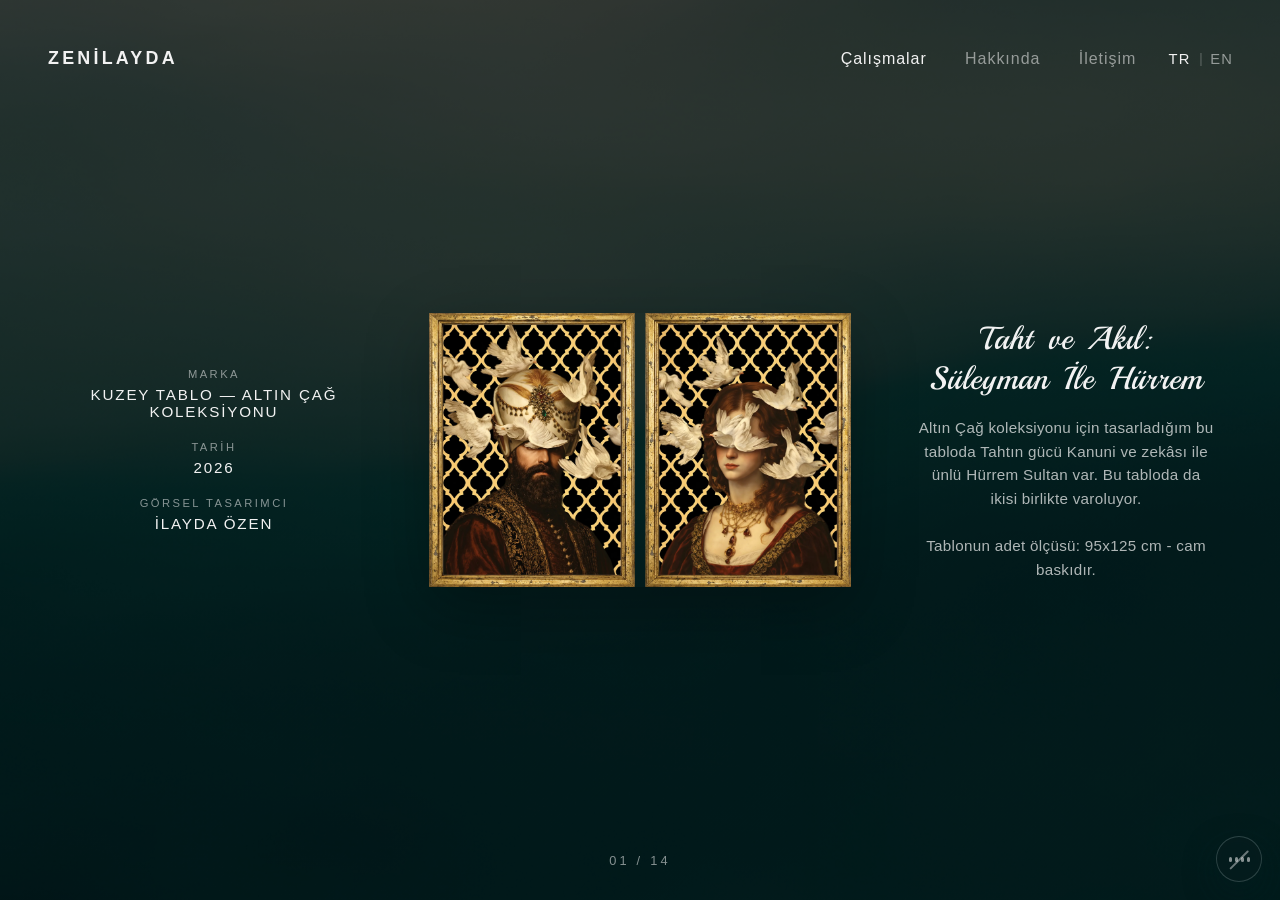
<file: calismalar/index.html>
<!DOCTYPE html>
<html lang="tr">
<head>
  <meta charset="UTF-8" />
  <meta name="viewport" content="width=device-width, initial-scale=1.0" />
  <link rel="icon" href="/favicon.ico" sizes="any" />
  <link rel="icon" type="image/png" sizes="32x32" href="/assets/favicon-32.png" />
  <link rel="icon" type="image/png" sizes="16x16" href="/assets/favicon-16.png" />
  <link rel="apple-touch-icon" href="/assets/apple-touch-icon.png" />
  <title data-i18n="title.works">Çalışmalar — Zenilayda</title>
  <link rel="stylesheet" href="/src/pages.css" />
</head>
<body class="gallery-page">
  <header class="site-header site-header--ghost">
    <a class="brand" href="/" lang="tr">Zenilayda</a>
    <div class="header__right">
      <nav class="site-nav">
        <a href="/calismalar/" aria-current="page" data-i18n="nav.works">Çalışmalar</a>
        <a href="/hakkinda/" data-i18n="nav.about">Hakkında</a>
        <a href="/iletisim/" data-i18n="nav.contact">İletişim</a>
      </nav>
      <div class="lang-switch" role="group" aria-label="Language">
        <button type="button" class="lang-opt" data-lang="tr">TR</button>
        <span class="lang-sep" aria-hidden="true">|</span>
        <button type="button" class="lang-opt" data-lang="en">EN</button>
      </div>
    </div>
  </header>

  <main class="gallery" id="gallery">
    <!-- Sol: künye -->
    <aside class="gallery__col gallery__info">
      <dl class="fields" id="g-fields"></dl>
    </aside>

    <!-- Orta: eser (tıklayınca sonrakine geçer) -->
    <figure class="gallery__col gallery__stage">
      <div class="stage__frame" id="g-stage">
        <img id="g-img" alt="" />
        <div class="stage__ph" id="g-ph"></div>
      </div>
    </figure>

    <!-- Sağ: metin -->
    <aside class="gallery__col gallery__text">
      <h2 class="gallery__title" id="g-title"></h2>
      <div class="gallery__poem" id="g-poem"></div>
    </aside>

    <div class="gallery__progress" id="g-progress"></div>
  </main>

  <!-- Mobil alt sekme çubuğu -->
  <nav class="tabbar" aria-label="Sayfalar">
    <a href="/calismalar/" aria-current="page" data-i18n="nav.works">Çalışmalar</a>
    <a href="/hakkinda/" data-i18n="nav.about">Hakkında</a>
    <a href="/iletisim/" data-i18n="nav.contact">İletişim</a>
  </nav>

  <script src="/src/i18n.js"></script>
  <script src="/src/music.js"></script>

  <script type="importmap">
    {
      "imports": {
        "three": "https://cdn.jsdelivr.net/npm/three@0.160.0/build/three.module.js",
        "three/addons/": "https://cdn.jsdelivr.net/npm/three@0.160.0/examples/jsm/"
      }
    }
  </script>
  <script type="module" src="/src/calismalar.js"></script>
  <script type="module" src="/src/spa.js"></script>
</body>
</html>
</file>
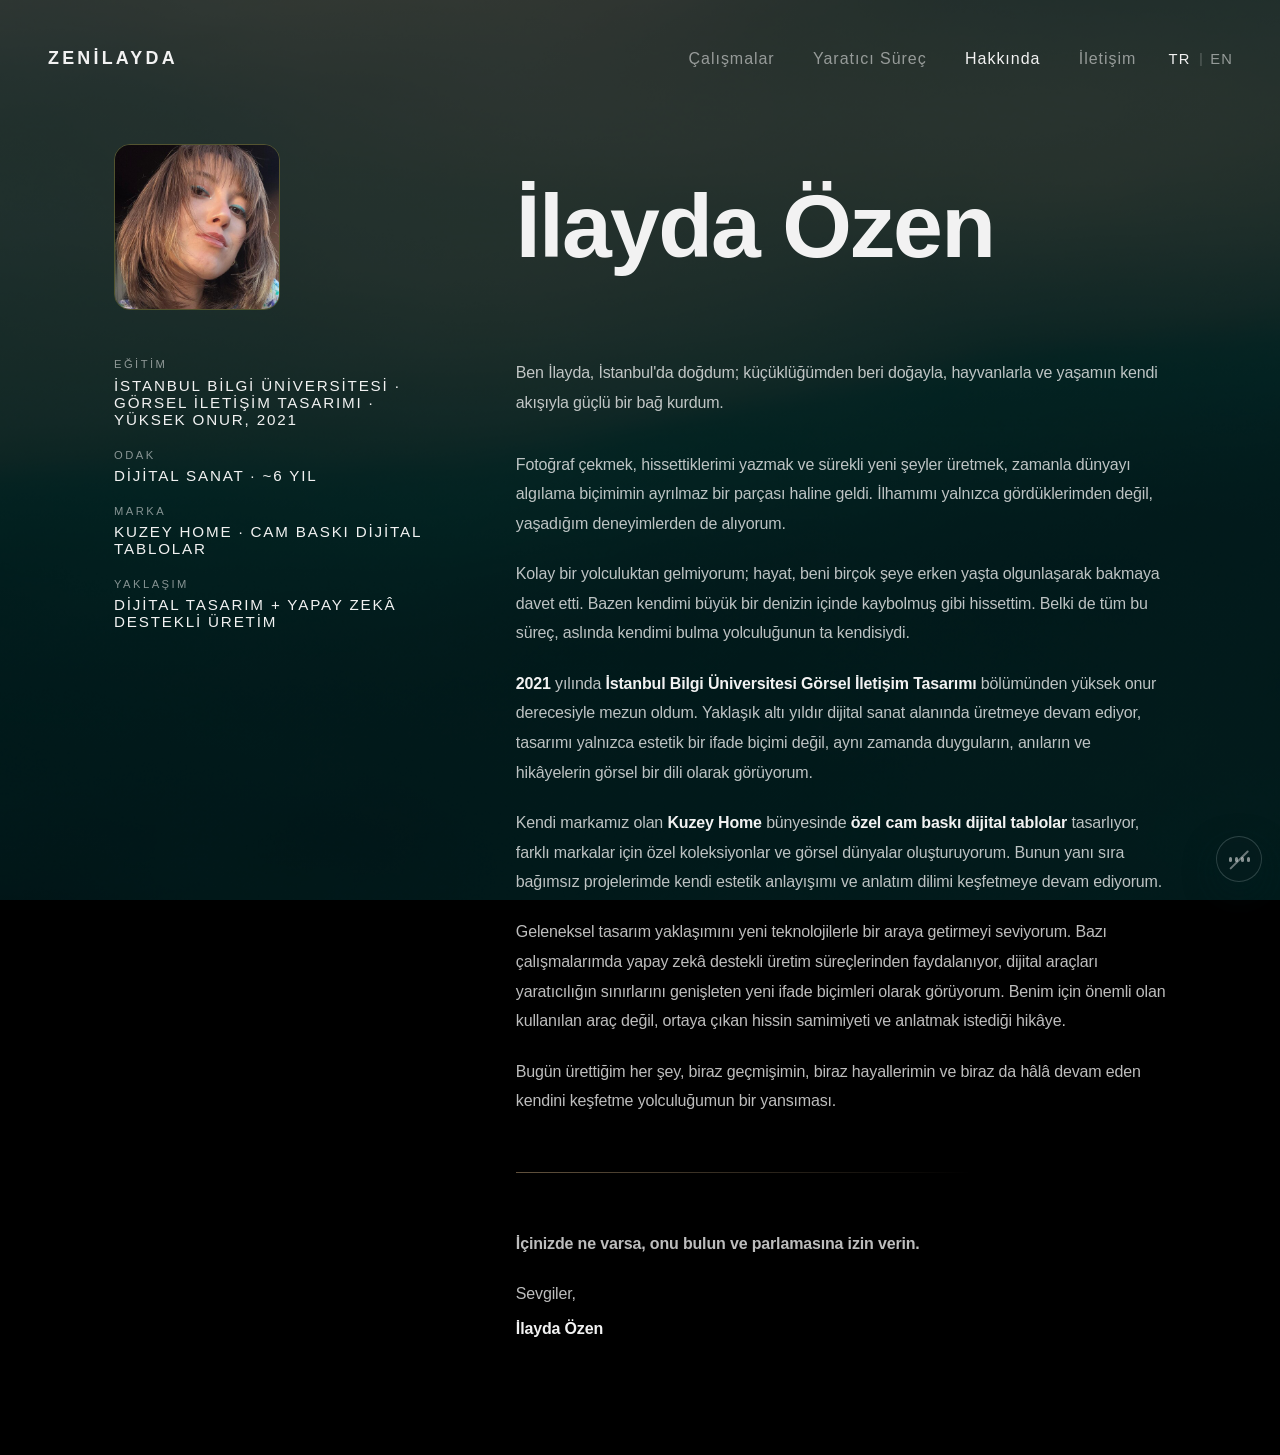
<file: hakkinda/index.html>
<!DOCTYPE html>
<html lang="tr">
<head>
  <meta charset="UTF-8" />
  <meta name="viewport" content="width=device-width, initial-scale=1.0" />
  <link rel="icon" href="/favicon.ico" sizes="any" />
  <link rel="icon" type="image/png" sizes="32x32" href="/assets/favicon-32.png" />
  <link rel="icon" type="image/png" sizes="16x16" href="/assets/favicon-16.png" />
  <link rel="apple-touch-icon" href="/assets/apple-touch-icon.png" />
  <title data-i18n="title.about">Hakkında — Zenilayda</title>
  <link rel="stylesheet" href="/src/pages.css" />
</head>
<body>
  <header class="site-header site-header--ghost">
    <a class="brand" href="/" lang="tr">Zenilayda</a>
    <div class="header__right">
      <nav class="site-nav">
        <a href="/calismalar/" data-i18n="nav.works">Çalışmalar</a>
        <a href="/yaratici-surec/" data-i18n="nav.process">Yaratıcı Süreç</a>
        <a href="/hakkinda/" aria-current="page" data-i18n="nav.about">Hakkında</a>
        <a href="/iletisim/" data-i18n="nav.contact">İletişim</a>
      </nav>
      <div class="lang-switch" role="group" aria-label="Language">
        <button type="button" class="lang-opt" data-lang="tr">TR</button>
        <span class="lang-sep" aria-hidden="true">|</span>
        <button type="button" class="lang-opt" data-lang="en">EN</button>
      </div>
    </div>
  </header>

  <main class="about">
    <div class="about__layout">
      <!-- Sol üst: profil görseli -->
      <img class="about__photo" src="/assets/zeni.jpg" alt="İlayda Özen" width="480" height="480" loading="eager" />

      <!-- Sağ üst: isim (anlatı sütunuyla hizalı) -->
      <h1 class="about__name">İlayda Özen</h1>

      <!-- Sol: künye -->
      <aside class="about__facts">
        <dl class="fields">
          <div class="field">
            <dt data-i18n="about.lblEducation">Eğitim</dt>
            <dd data-i18n="about.valEducation">İstanbul Bilgi Üniversitesi · Görsel İletişim Tasarımı · Yüksek Onur, 2021</dd>
          </div>
          <div class="field">
            <dt data-i18n="about.lblFocus">Odak</dt>
            <dd data-i18n="about.valFocus">Dijital Sanat · ~6 Yıl</dd>
          </div>
          <div class="field">
            <dt data-i18n="about.lblBrand">Marka</dt>
            <dd data-i18n="about.valBrand">Kuzey Home · Cam Baskı Dijital Tablolar</dd>
          </div>
          <div class="field">
            <dt data-i18n="about.lblApproach">Yaklaşım</dt>
            <dd data-i18n="about.valApproach">Geleneksel Tasarım + Yapay Zekâ Destekli Üretim</dd>
          </div>
        </dl>
      </aside>

      <!-- Sağ: anlatı -->
      <div class="about__body">
        <p class="about__lead" data-i18n="about.lead">
          Ben İlayda, istanbulda doğdum, küçüklüğümden beri doğayla, hayvanlarla ve yaşamın kendi akışıyla
          güçlü bir bağ kurdum.
        </p>

        <p data-i18n="about.p2">
          Fotoğraf çekmek, hissettiklerimi yazmak ve sürekli yeni şeyler üretmek,
          zamanla dünyayı algılama biçimimin ayrılmaz bir parçası haline geldi.
          İlhamımı yalnızca gördüklerimden değil, yaşadığım deneyimlerden de
          alıyorum.
        </p>

        <p data-i18n="about.p3">
          Kolay bir yolculuktan gelmiyorum; hayat, beni birçok şeye erken yaşta
          olgunlaşarak bakmaya davet etti. Bazen kendimi büyük bir denizin
          içinde kaybolmuş gibi hissettim. Belki de tüm bu süreç, aslında
          kendimi bulma yolculuğunun ta kendisiydi.
        </p>

        <p data-i18n-html="about.p4">
          <strong>2021</strong> yılında
          <strong>İstanbul Bilgi Üniversitesi Görsel İletişim Tasarımı</strong>
          bölümünden yüksek onur derecesiyle mezun oldum. Yaklaşık altı yıldır dijital
          sanat alanında üretmeye devam ediyor, tasarımı yalnızca estetik bir
          ifade biçimi değil, aynı zamanda duyguların, anıların ve hikâyelerin
          görsel bir dili olarak görüyorum.
        </p>

        <p data-i18n-html="about.p5">
          Kendi markamız olan <strong>Kuzey Home</strong> bünyesinde
          <strong>özel cam baskı dijital tablolar</strong> tasarlıyor, farklı
          markalar için özel koleksiyonlar ve görsel dünyalar oluşturuyorum.
          Bunun yanı sıra bağımsız projelerimde kendi estetik anlayışımı ve
          anlatım dilimi keşfetmeye devam ediyorum.
        </p>

        <p data-i18n="about.p6">
          Dijital tasarım yaklaşımını yeni teknolojilerle bir araya getirmeyi
          seviyorum. Bazı çalışmalarımda yapay zekâ destekli üretim
          süreçlerinden faydalanıyor, dijital araçları yaratıcılığın sınırlarını
          genişleten yeni ifade biçimleri olarak görüyorum. Benim için önemli
          olan kullanılan araç değil, ortaya çıkan hissin samimiyeti ve anlatmak
          istediği hikâye.
        </p>

        <p data-i18n="about.p7">
          Bugün ürettiğim her şey, biraz geçmişimin, biraz hayallerimin ve biraz
          da hâlâ devam eden kendini keşfetme yolculuğumun bir yansıması.
        </p>

        <div class="about__rule"></div>

        <p class="about__quote" data-i18n="about.quote">
          İçinizde ne varsa, onu bulun ve parlamasına izin verin.
        </p>

        <p class="about__sign" data-i18n-html="about.sign">
          Sevgiler,
          <strong>İlayda Özen</strong>
        </p>
      </div>
    </div>
  </main>

  <!-- Mobil alt sekme çubuğu -->
  <nav class="tabbar" aria-label="Sayfalar">
    <a href="/calismalar/" data-i18n="nav.works">Çalışmalar</a>
    <a href="/yaratici-surec/" data-i18n="nav.processShort">Süreç</a>
    <a href="/hakkinda/" aria-current="page" data-i18n="nav.about">Hakkında</a>
    <a href="/iletisim/" data-i18n="nav.contact">İletişim</a>
  </nav>

  <script src="/src/i18n.js"></script>
  <script src="/src/music.js"></script>

  <script type="importmap">
    {
      "imports": {
        "three": "https://cdn.jsdelivr.net/npm/three@0.160.0/build/three.module.js",
        "three/addons/": "https://cdn.jsdelivr.net/npm/three@0.160.0/examples/jsm/"
      }
    }
  </script>
  <script type="module" src="/src/spa.js"></script>
</body>
</html>
</file>
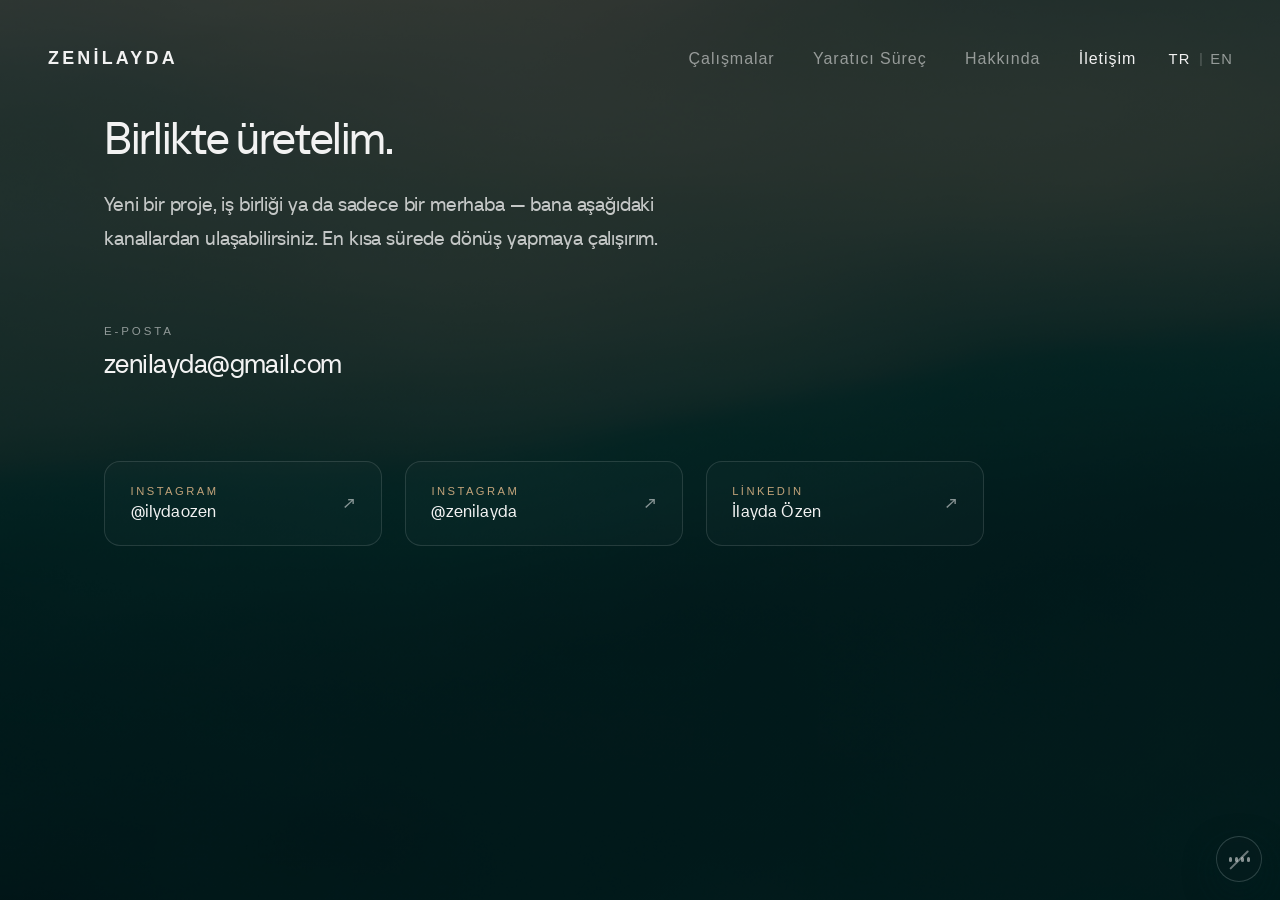
<file: iletisim/index.html>
<!DOCTYPE html>
<html lang="tr">
<head>
  <meta charset="UTF-8" />
  <meta name="viewport" content="width=device-width, initial-scale=1.0" />
  <link rel="icon" href="/favicon.ico" sizes="any" />
  <link rel="icon" type="image/png" sizes="32x32" href="/assets/favicon-32.png" />
  <link rel="icon" type="image/png" sizes="16x16" href="/assets/favicon-16.png" />
  <link rel="apple-touch-icon" href="/assets/apple-touch-icon.png" />
  <title data-i18n="title.contact">İletişim — Zenilayda</title>
  <link rel="stylesheet" href="/src/pages.css" />
</head>
<body>
  <header class="site-header site-header--ghost">
    <a class="brand" href="/" lang="tr">Zenilayda</a>
    <div class="header__right">
      <nav class="site-nav">
        <a href="/calismalar/" data-i18n="nav.works">Çalışmalar</a>
        <a href="/yaratici-surec/" data-i18n="nav.process">Yaratıcı Süreç</a>
        <a href="/hakkinda/" data-i18n="nav.about">Hakkında</a>
        <a href="/iletisim/" aria-current="page" data-i18n="nav.contact">İletişim</a>
      </nav>
      <div class="lang-switch" role="group" aria-label="Language">
        <button type="button" class="lang-opt" data-lang="tr">TR</button>
        <span class="lang-sep" aria-hidden="true">|</span>
        <button type="button" class="lang-opt" data-lang="en">EN</button>
      </div>
    </div>
  </header>

  <main class="page contact">
    <h1 class="contact__title" data-i18n="contact.title">Birlikte üretelim.</h1>
    <p class="contact__lead" data-i18n="contact.lead">
      Yeni bir proje, iş birliği ya da sadece bir merhaba — bana aşağıdaki
      kanallardan ulaşabilirsiniz. En kısa sürede dönüş yapmaya çalışırım.
    </p>

    <a class="contact__mail" href="mailto:zenilayda@gmail.com">
      <span class="contact__mail-label" data-i18n="contact.mailLabel">E-posta</span>
      <span class="contact__mail-addr">zenilayda@gmail.com</span>
    </a>

    <div class="contact__channels">
      <a class="channel" href="https://www.instagram.com/ilydaozen/" target="_blank" rel="noopener">
        <span class="channel__body">
          <span class="channel__net">Instagram</span>
          <span class="channel__handle">@ilydaozen</span>
        </span>
        <span class="channel__arrow" aria-hidden="true">↗</span>
      </a>
      <a class="channel" href="https://www.instagram.com/zenilayda/" target="_blank" rel="noopener">
        <span class="channel__body">
          <span class="channel__net">Instagram</span>
          <span class="channel__handle">@zenilayda</span>
        </span>
        <span class="channel__arrow" aria-hidden="true">↗</span>
      </a>
      <a class="channel" href="https://www.linkedin.com/in/ilayda-%C3%B6zen-6b800a210/" target="_blank" rel="noopener">
        <span class="channel__body">
          <span class="channel__net">LinkedIn</span>
          <span class="channel__handle">İlayda Özen</span>
        </span>
        <span class="channel__arrow" aria-hidden="true">↗</span>
      </a>
    </div>
  </main>

  <!-- Mobil alt sekme çubuğu -->
  <nav class="tabbar" aria-label="Sayfalar">
    <a href="/calismalar/" data-i18n="nav.works">Çalışmalar</a>
    <a href="/yaratici-surec/" data-i18n="nav.processShort">Süreç</a>
    <a href="/hakkinda/" data-i18n="nav.about">Hakkında</a>
    <a href="/iletisim/" aria-current="page" data-i18n="nav.contact">İletişim</a>
  </nav>

  <script src="/src/i18n.js"></script>
  <script src="/src/music.js"></script>

  <script type="importmap">
    {
      "imports": {
        "three": "https://cdn.jsdelivr.net/npm/three@0.160.0/build/three.module.js",
        "three/addons/": "https://cdn.jsdelivr.net/npm/three@0.160.0/examples/jsm/"
      }
    }
  </script>
  <script type="module" src="/src/spa.js"></script>
</body>
</html>
</file>
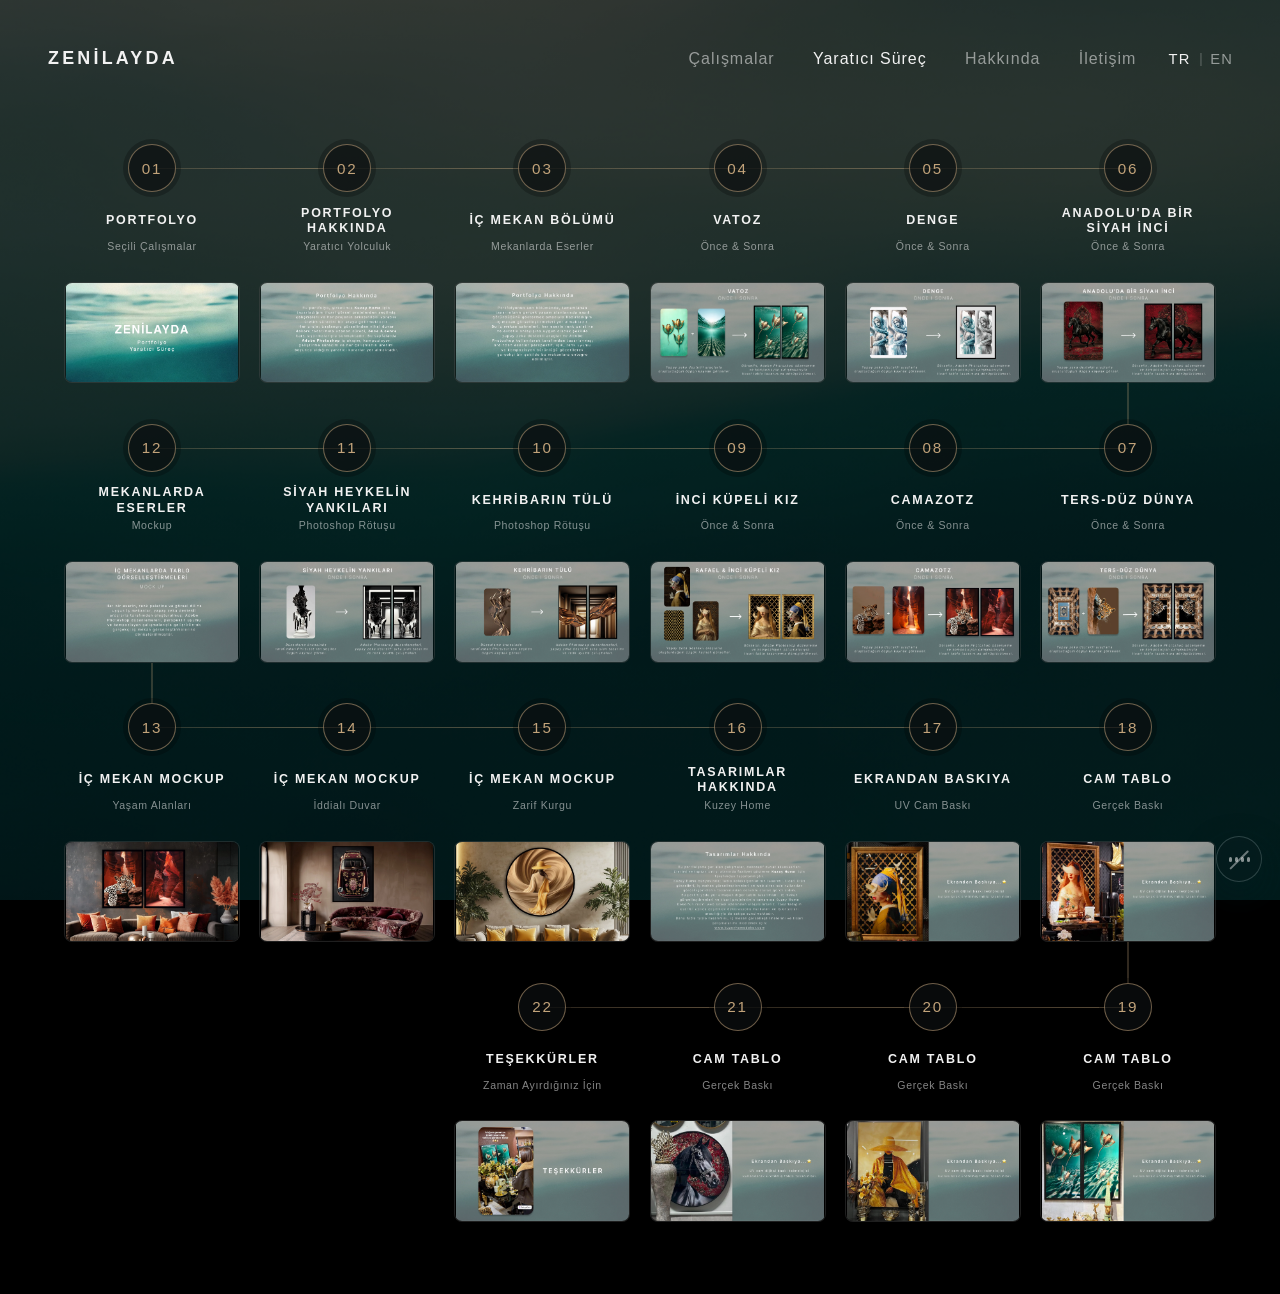
<file: yaratici-surec/index.html>
<!DOCTYPE html>
<html lang="tr">
<head>
  <meta charset="UTF-8" />
  <meta name="viewport" content="width=device-width, initial-scale=1.0" />
  <link rel="icon" href="/favicon.ico" sizes="any" />
  <link rel="icon" type="image/png" sizes="32x32" href="/assets/favicon-32.png" />
  <link rel="icon" type="image/png" sizes="16x16" href="/assets/favicon-16.png" />
  <link rel="apple-touch-icon" href="/assets/apple-touch-icon.png" />
  <title data-i18n="title.process">Yaratıcı Süreç — Zenilayda</title>
  <link rel="stylesheet" href="/src/pages.css" />
</head>
<body class="process-page">
  <header class="site-header site-header--ghost">
    <a class="brand" href="/" lang="tr">Zenilayda</a>
    <div class="header__right">
      <nav class="site-nav">
        <a href="/calismalar/" data-i18n="nav.works">Çalışmalar</a>
        <a href="/yaratici-surec/" aria-current="page" data-i18n="nav.process">Yaratıcı Süreç</a>
        <a href="/hakkinda/" data-i18n="nav.about">Hakkında</a>
        <a href="/iletisim/" data-i18n="nav.contact">İletişim</a>
      </nav>
      <div class="lang-switch" role="group" aria-label="Language">
        <button type="button" class="lang-opt" data-lang="tr">TR</button>
        <span class="lang-sep" aria-hidden="true">|</span>
        <button type="button" class="lang-opt" data-lang="en">EN</button>
      </div>
    </div>
  </header>

  <main class="process" id="process">
    <!-- ===================== MASAÜSTÜ: PIPELINE ===================== -->
    <!-- PDF'in 22 sayfası adım adım. Her adımın başlığı o sayfayla ilgili.
         Kart görseline tıklayınca ilgili PDF sayfası tam ekran açılır. -->
    <section class="pipe" aria-label="Creative Process">
      <!-- Satır 1 · 01–06 (soldan sağa) -->
      <div class="pipe__row pipe__row--exit-right">
        <article class="pipe__node">
          <span class="pipe__badge">01</span>
          <h2 class="pipe__title" data-i18n="proc.tPortfolio">Portfolyo</h2>
          <p class="pipe__sub" data-i18n="proc.sSelected">Seçili Çalışmalar</p>
          <button class="pipe__thumb" type="button" data-page="1" aria-label="View page 1">
            <img src="/assets/creative-process/tr-01.webp" alt="" loading="lazy" width="2153" height="1238" />
          </button>
        </article>
        <article class="pipe__node">
          <span class="pipe__badge">02</span>
          <h2 class="pipe__title" data-i18n="proc.tAboutPortfolio">Portfolyo Hakkında</h2>
          <p class="pipe__sub" data-i18n="proc.sJourney">Yaratıcı Yolculuk</p>
          <button class="pipe__thumb" type="button" data-page="2" aria-label="View page 2">
            <img src="/assets/creative-process/tr-02.webp" alt="" loading="lazy" width="2153" height="1238" />
          </button>
        </article>
        <article class="pipe__node">
          <span class="pipe__badge">03</span>
          <h2 class="pipe__title" data-i18n="proc.tInteriorSection">İç Mekan Bölümü</h2>
          <p class="pipe__sub" data-i18n="proc.sArtworksSpaces">Mekanlarda Eserler</p>
          <button class="pipe__thumb" type="button" data-page="3" aria-label="View page 3">
            <img src="/assets/creative-process/tr-03.webp" alt="" loading="lazy" width="2153" height="1238" />
          </button>
        </article>
        <article class="pipe__node">
          <span class="pipe__badge">04</span>
          <h2 class="pipe__title" data-i18n="proc.tStingray">Vatoz</h2>
          <p class="pipe__sub" data-i18n="proc.sBeforeAfter">Önce &amp; Sonra</p>
          <button class="pipe__thumb" type="button" data-page="4" aria-label="View page 4">
            <img src="/assets/creative-process/tr-04.webp" alt="" loading="lazy" width="2153" height="1238" />
          </button>
        </article>
        <article class="pipe__node">
          <span class="pipe__badge">05</span>
          <h2 class="pipe__title" data-i18n="proc.tBalance">Denge</h2>
          <p class="pipe__sub" data-i18n="proc.sBeforeAfter">Önce &amp; Sonra</p>
          <button class="pipe__thumb" type="button" data-page="5" aria-label="View page 5">
            <img src="/assets/creative-process/tr-05.webp" alt="" loading="lazy" width="2153" height="1238" />
          </button>
        </article>
        <article class="pipe__node">
          <span class="pipe__badge">06</span>
          <h2 class="pipe__title" data-i18n="proc.tBlackPearl">Anadolu'da Bir Siyah İnci</h2>
          <p class="pipe__sub" data-i18n="proc.sBeforeAfter">Önce &amp; Sonra</p>
          <button class="pipe__thumb" type="button" data-page="6" aria-label="View page 6">
            <img src="/assets/creative-process/tr-06.webp" alt="" loading="lazy" width="2153" height="1238" />
          </button>
        </article>
      </div>

      <!-- Satır 2 · 07–12 (sağdan sola) -->
      <div class="pipe__row pipe__row--rtl pipe__row--exit-left">
        <article class="pipe__node">
          <span class="pipe__badge">07</span>
          <h2 class="pipe__title" data-i18n="proc.tUpsideDown">Ters-Düz Dünya</h2>
          <p class="pipe__sub" data-i18n="proc.sBeforeAfter">Önce &amp; Sonra</p>
          <button class="pipe__thumb" type="button" data-page="7" aria-label="View page 7">
            <img src="/assets/creative-process/tr-07.webp" alt="" loading="lazy" width="2153" height="1238" />
          </button>
        </article>
        <article class="pipe__node">
          <span class="pipe__badge">08</span>
          <h2 class="pipe__title" data-i18n="proc.tCamazotz">Camazotz</h2>
          <p class="pipe__sub" data-i18n="proc.sBeforeAfter">Önce &amp; Sonra</p>
          <button class="pipe__thumb" type="button" data-page="8" aria-label="View page 8">
            <img src="/assets/creative-process/tr-08.webp" alt="" loading="lazy" width="2153" height="1238" />
          </button>
        </article>
        <article class="pipe__node">
          <span class="pipe__badge">09</span>
          <h2 class="pipe__title" data-i18n="proc.tPearlGirl">İnci Küpeli Kız</h2>
          <p class="pipe__sub" data-i18n="proc.sBeforeAfter">Önce &amp; Sonra</p>
          <button class="pipe__thumb" type="button" data-page="9" aria-label="View page 9">
            <img src="/assets/creative-process/tr-09.webp" alt="" loading="lazy" width="2153" height="1238" />
          </button>
        </article>
        <article class="pipe__node">
          <span class="pipe__badge">10</span>
          <h2 class="pipe__title" data-i18n="proc.tVeilAmber">Kehribarın Tülü</h2>
          <p class="pipe__sub" data-i18n="proc.sPhotoshop">Photoshop Rötuşu</p>
          <button class="pipe__thumb" type="button" data-page="10" aria-label="View page 10">
            <img src="/assets/creative-process/tr-10.webp" alt="" loading="lazy" width="2153" height="1238" />
          </button>
        </article>
        <article class="pipe__node">
          <span class="pipe__badge">11</span>
          <h2 class="pipe__title" data-i18n="proc.tEchoes">Siyah Heykelin Yankıları</h2>
          <p class="pipe__sub" data-i18n="proc.sPhotoshop">Photoshop Rötuşu</p>
          <button class="pipe__thumb" type="button" data-page="11" aria-label="View page 11">
            <img src="/assets/creative-process/tr-11.webp" alt="" loading="lazy" width="2153" height="1238" />
          </button>
        </article>
        <article class="pipe__node">
          <span class="pipe__badge">12</span>
          <h2 class="pipe__title" data-i18n="proc.tArtworkSpaces">Mekanlarda Eserler</h2>
          <p class="pipe__sub" data-i18n="proc.sMockups">Mockup</p>
          <button class="pipe__thumb" type="button" data-page="12" aria-label="View page 12">
            <img src="/assets/creative-process/tr-12.webp" alt="" loading="lazy" width="2153" height="1238" />
          </button>
        </article>
      </div>

      <!-- Satır 3 · 13–18 (soldan sağa) -->
      <div class="pipe__row pipe__row--exit-right">
        <article class="pipe__node">
          <span class="pipe__badge">13</span>
          <h2 class="pipe__title" data-i18n="proc.tInteriorMockup">İç Mekan Mockup</h2>
          <p class="pipe__sub" data-i18n="proc.sLiving">Yaşam Alanları</p>
          <button class="pipe__thumb" type="button" data-page="13" aria-label="View page 13">
            <img src="/assets/creative-process/tr-13.webp" alt="" loading="lazy" width="2153" height="1238" />
          </button>
        </article>
        <article class="pipe__node">
          <span class="pipe__badge">14</span>
          <h2 class="pipe__title" data-i18n="proc.tInteriorMockup">İç Mekan Mockup</h2>
          <p class="pipe__sub" data-i18n="proc.sStatement">İddialı Duvar</p>
          <button class="pipe__thumb" type="button" data-page="14" aria-label="View page 14">
            <img src="/assets/creative-process/tr-14.webp" alt="" loading="lazy" width="2153" height="1238" />
          </button>
        </article>
        <article class="pipe__node">
          <span class="pipe__badge">15</span>
          <h2 class="pipe__title" data-i18n="proc.tInteriorMockup">İç Mekan Mockup</h2>
          <p class="pipe__sub" data-i18n="proc.sElegant">Zarif Kurgu</p>
          <button class="pipe__thumb" type="button" data-page="15" aria-label="View page 15">
            <img src="/assets/creative-process/tr-15.webp" alt="" loading="lazy" width="2153" height="1238" />
          </button>
        </article>
        <article class="pipe__node">
          <span class="pipe__badge">16</span>
          <h2 class="pipe__title" data-i18n="proc.tAboutProducts">Tasarımlar Hakkında</h2>
          <p class="pipe__sub" data-i18n="proc.sKuzey">Kuzey Home</p>
          <button class="pipe__thumb" type="button" data-page="16" aria-label="View page 16">
            <img src="/assets/creative-process/tr-16.webp" alt="" loading="lazy" width="2153" height="1238" />
          </button>
        </article>
        <article class="pipe__node">
          <span class="pipe__badge">17</span>
          <h2 class="pipe__title" data-i18n="proc.tScreenPrint">Ekrandan Baskıya</h2>
          <p class="pipe__sub" data-i18n="proc.sUvGlass">UV Cam Baskı</p>
          <button class="pipe__thumb" type="button" data-page="17" aria-label="View page 17">
            <img src="/assets/creative-process/tr-17.webp" alt="" loading="lazy" width="2153" height="1238" />
          </button>
        </article>
        <article class="pipe__node">
          <span class="pipe__badge">18</span>
          <h2 class="pipe__title" data-i18n="proc.tGlassArtwork">Cam Tablo</h2>
          <p class="pipe__sub" data-i18n="proc.sRealPrint">Gerçek Baskı</p>
          <button class="pipe__thumb" type="button" data-page="18" aria-label="View page 18">
            <img src="/assets/creative-process/tr-18.webp" alt="" loading="lazy" width="2153" height="1238" />
          </button>
        </article>
      </div>

      <!-- Satır 4 · 19–22 (sağdan sola) -->
      <div class="pipe__row pipe__row--rtl">
        <article class="pipe__node">
          <span class="pipe__badge">19</span>
          <h2 class="pipe__title" data-i18n="proc.tGlassArtwork">Cam Tablo</h2>
          <p class="pipe__sub" data-i18n="proc.sRealPrint">Gerçek Baskı</p>
          <button class="pipe__thumb" type="button" data-page="19" aria-label="View page 19">
            <img src="/assets/creative-process/tr-19.webp" alt="" loading="lazy" width="2153" height="1238" />
          </button>
        </article>
        <article class="pipe__node">
          <span class="pipe__badge">20</span>
          <h2 class="pipe__title" data-i18n="proc.tGlassArtwork">Cam Tablo</h2>
          <p class="pipe__sub" data-i18n="proc.sRealPrint">Gerçek Baskı</p>
          <button class="pipe__thumb" type="button" data-page="20" aria-label="View page 20">
            <img src="/assets/creative-process/tr-20.webp" alt="" loading="lazy" width="2153" height="1238" />
          </button>
        </article>
        <article class="pipe__node">
          <span class="pipe__badge">21</span>
          <h2 class="pipe__title" data-i18n="proc.tGlassArtwork">Cam Tablo</h2>
          <p class="pipe__sub" data-i18n="proc.sRealPrint">Gerçek Baskı</p>
          <button class="pipe__thumb" type="button" data-page="21" aria-label="View page 21">
            <img src="/assets/creative-process/tr-21.webp" alt="" loading="lazy" width="2153" height="1238" />
          </button>
        </article>
        <article class="pipe__node pipe__node--thanks">
          <span class="pipe__badge">22</span>
          <h2 class="pipe__title" data-i18n="proc.tThankYou">Teşekkürler</h2>
          <p class="pipe__sub" data-i18n="proc.sForTime">Zaman Ayırdığınız İçin</p>
          <button class="pipe__thumb" type="button" data-page="22" aria-label="View page 22">
            <img src="/assets/creative-process/tr-22.webp" alt="" loading="lazy" width="2153" height="1238" />
          </button>
        </article>
      </div>
    </section>

    <!-- ===================== MOBİL: dikey liste (JS doldurur) ===================== -->
    <div class="process__scroll" id="p-scroll"></div>
  </main>

  <!-- PDF sayfası büyütme (lightbox) — masaüstü pipeline için; oklarla gezinilir -->
  <div class="pipe-lightbox" id="p-lightbox" aria-hidden="true">
    <button class="pipe-lightbox__close" id="p-lb-close" type="button" aria-label="Kapat">&times;</button>
    <button class="pipe-lightbox__nav pipe-lightbox__nav--prev" id="p-lb-prev" type="button" aria-label="Önceki">&#8249;</button>
    <img class="pipe-lightbox__img" id="p-lb-img" alt="" />
    <button class="pipe-lightbox__nav pipe-lightbox__nav--next" id="p-lb-next" type="button" aria-label="Sonraki">&#8250;</button>
    <span class="pipe-lightbox__count" id="p-lb-count"></span>
  </div>

  <!-- Mobil alt sekme çubuğu -->
  <nav class="tabbar" aria-label="Sayfalar">
    <a href="/calismalar/" data-i18n="nav.works">Çalışmalar</a>
    <a href="/yaratici-surec/" aria-current="page" data-i18n="nav.processShort">Süreç</a>
    <a href="/hakkinda/" data-i18n="nav.about">Hakkında</a>
    <a href="/iletisim/" data-i18n="nav.contact">İletişim</a>
  </nav>

  <script src="/src/i18n.js"></script>
  <script src="/src/music.js"></script>

  <script type="importmap">
    {
      "imports": {
        "three": "https://cdn.jsdelivr.net/npm/three@0.160.0/build/three.module.js",
        "three/addons/": "https://cdn.jsdelivr.net/npm/three@0.160.0/examples/jsm/"
      }
    }
  </script>
  <script type="module" src="/src/spa.js"></script>
</body>
</html>
</file>
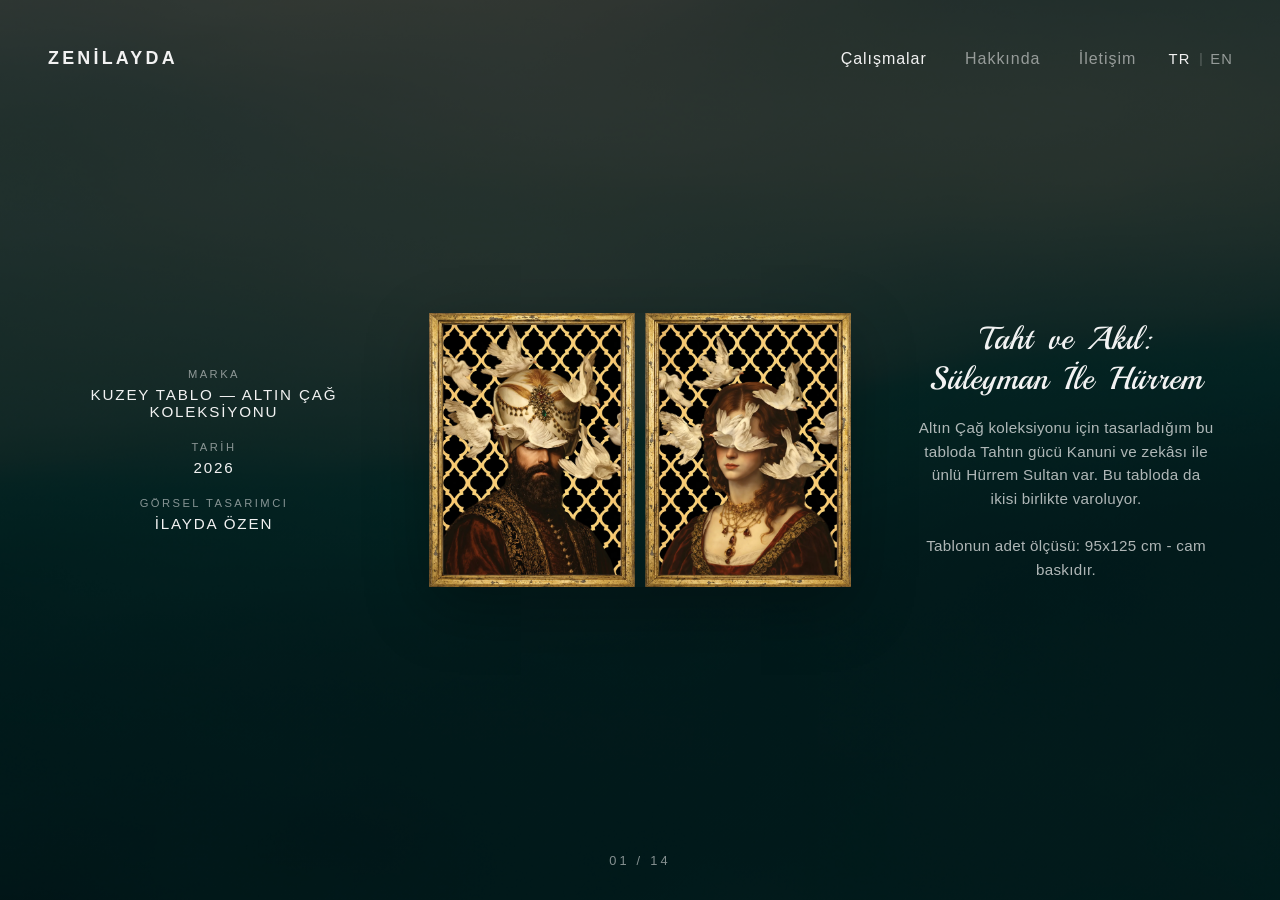
<file: calismalar.html>
<!DOCTYPE html>
<html lang="tr">
<head>
  <meta charset="UTF-8" />
  <meta name="viewport" content="width=device-width, initial-scale=1.0" />
  <title data-i18n="title.works">Çalışmalar — Zenilayda</title>
  <link rel="stylesheet" href="src/pages.css" />
</head>
<body class="gallery-page">
  <header class="site-header site-header--ghost">
    <a class="brand" href="index.html" lang="tr">Zenilayda</a>
    <div class="header__right">
      <nav class="site-nav">
        <a href="calismalar.html" aria-current="page" data-i18n="nav.works">Çalışmalar</a>
        <a href="hakkinda.html" data-i18n="nav.about">Hakkında</a>
        <a href="iletisim.html" data-i18n="nav.contact">İletişim</a>
      </nav>
      <div class="lang-switch" role="group" aria-label="Language">
        <button type="button" class="lang-opt" data-lang="tr">TR</button>
        <span class="lang-sep" aria-hidden="true">|</span>
        <button type="button" class="lang-opt" data-lang="en">EN</button>
      </div>
    </div>
  </header>

  <main class="gallery" id="gallery">
    <!-- Sol: künye -->
    <aside class="gallery__col gallery__info">
      <dl class="fields" id="g-fields"></dl>
    </aside>

    <!-- Orta: eser (tıklayınca sonrakine geçer) -->
    <figure class="gallery__col gallery__stage">
      <div class="stage__frame" id="g-stage">
        <img id="g-img" alt="" />
        <div class="stage__ph" id="g-ph"></div>
      </div>
    </figure>

    <!-- Sağ: metin -->
    <aside class="gallery__col gallery__text">
      <h2 class="gallery__title" id="g-title"></h2>
      <div class="gallery__poem" id="g-poem"></div>
    </aside>

    <div class="gallery__progress" id="g-progress"></div>
  </main>

  <!-- Mobil alt sekme çubuğu -->
  <nav class="tabbar" aria-label="Sayfalar">
    <a href="calismalar.html" aria-current="page" data-i18n="nav.works">Çalışmalar</a>
    <a href="hakkinda.html" data-i18n="nav.about">Hakkında</a>
    <a href="iletisim.html" data-i18n="nav.contact">İletişim</a>
  </nav>

  <script src="src/i18n.js"></script>
  <script type="module" src="src/calismalar.js"></script>
</body>
</html>
</file>
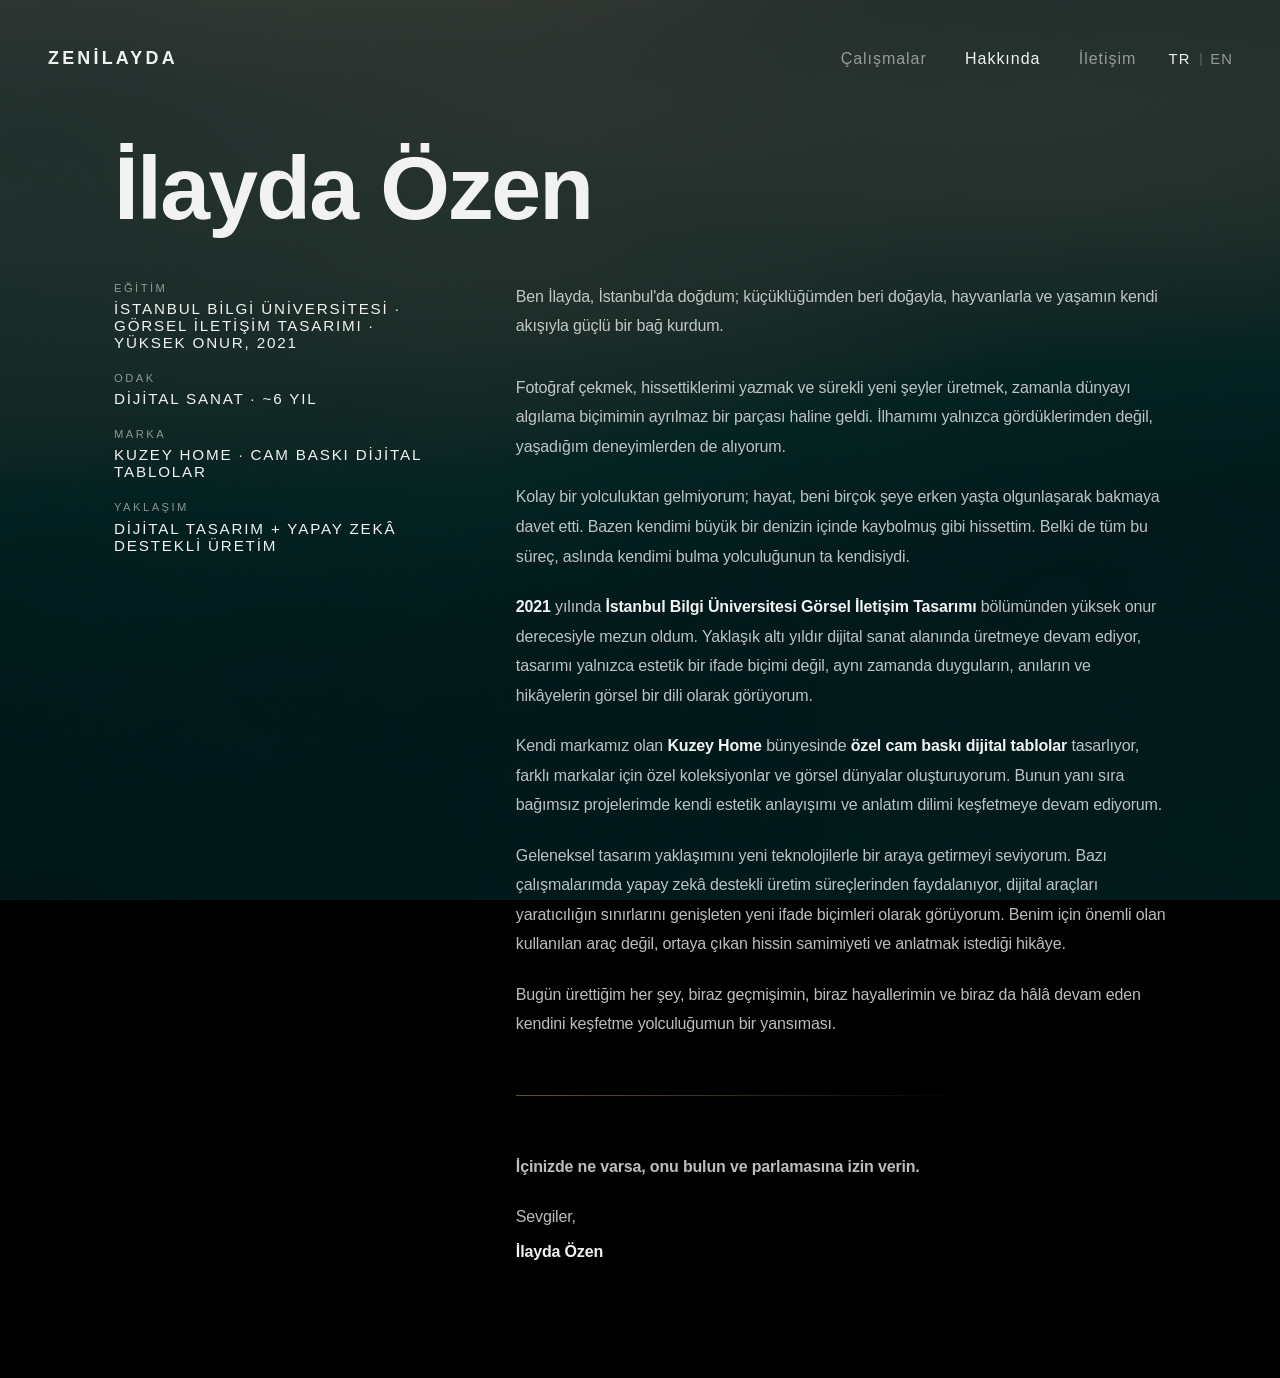
<file: hakkinda.html>
<!DOCTYPE html>
<html lang="tr">
<head>
  <meta charset="UTF-8" />
  <meta name="viewport" content="width=device-width, initial-scale=1.0" />
  <title data-i18n="title.about">Hakkında — Zenilayda</title>
  <link rel="stylesheet" href="src/pages.css" />
</head>
<body>
  <header class="site-header site-header--ghost">
    <a class="brand" href="index.html" lang="tr">Zenilayda</a>
    <div class="header__right">
      <nav class="site-nav">
        <a href="calismalar.html" data-i18n="nav.works">Çalışmalar</a>
        <a href="hakkinda.html" aria-current="page" data-i18n="nav.about">Hakkında</a>
        <a href="iletisim.html" data-i18n="nav.contact">İletişim</a>
      </nav>
      <div class="lang-switch" role="group" aria-label="Language">
        <button type="button" class="lang-opt" data-lang="tr">TR</button>
        <span class="lang-sep" aria-hidden="true">|</span>
        <button type="button" class="lang-opt" data-lang="en">EN</button>
      </div>
    </div>
  </header>

  <main class="about">
    <h1 class="about__name">İlayda Özen</h1>

    <div class="about__layout">
      <!-- Sol: künye -->
      <aside class="about__facts">
        <dl class="fields">
          <div class="field">
            <dt data-i18n="about.lblEducation">Eğitim</dt>
            <dd data-i18n="about.valEducation">İstanbul Bilgi Üniversitesi · Görsel İletişim Tasarımı · Yüksek Onur, 2021</dd>
          </div>
          <div class="field">
            <dt data-i18n="about.lblFocus">Odak</dt>
            <dd data-i18n="about.valFocus">Dijital Sanat · ~6 Yıl</dd>
          </div>
          <div class="field">
            <dt data-i18n="about.lblBrand">Marka</dt>
            <dd data-i18n="about.valBrand">Kuzey Home · Cam Baskı Dijital Tablolar</dd>
          </div>
          <div class="field">
            <dt data-i18n="about.lblApproach">Yaklaşım</dt>
            <dd data-i18n="about.valApproach">Geleneksel Tasarım + Yapay Zekâ Destekli Üretim</dd>
          </div>
        </dl>
      </aside>

      <!-- Sağ: anlatı -->
      <div class="about__body">
        <p class="about__lead" data-i18n="about.lead">
          Ben İlayda, istanbulda doğdum, küçüklüğümden beri doğayla, hayvanlarla ve yaşamın kendi akışıyla
          güçlü bir bağ kurdum.
        </p>

        <p data-i18n="about.p2">
          Fotoğraf çekmek, hissettiklerimi yazmak ve sürekli yeni şeyler üretmek,
          zamanla dünyayı algılama biçimimin ayrılmaz bir parçası haline geldi.
          İlhamımı yalnızca gördüklerimden değil, yaşadığım deneyimlerden de
          alıyorum.
        </p>

        <p data-i18n="about.p3">
          Kolay bir yolculuktan gelmiyorum; hayat, beni birçok şeye erken yaşta
          olgunlaşarak bakmaya davet etti. Bazen kendimi büyük bir denizin
          içinde kaybolmuş gibi hissettim. Belki de tüm bu süreç, aslında
          kendimi bulma yolculuğunun ta kendisiydi.
        </p>

        <p data-i18n-html="about.p4">
          <strong>2021</strong> yılında
          <strong>İstanbul Bilgi Üniversitesi Görsel İletişim Tasarımı</strong>
          bölümünden yüksek onur derecesiyle mezun oldum. Yaklaşık altı yıldır dijital
          sanat alanında üretmeye devam ediyor, tasarımı yalnızca estetik bir
          ifade biçimi değil, aynı zamanda duyguların, anıların ve hikâyelerin
          görsel bir dili olarak görüyorum.
        </p>

        <p data-i18n-html="about.p5">
          Kendi markamız olan <strong>Kuzey Home</strong> bünyesinde
          <strong>özel cam baskı dijital tablolar</strong> tasarlıyor, farklı
          markalar için özel koleksiyonlar ve görsel dünyalar oluşturuyorum.
          Bunun yanı sıra bağımsız projelerimde kendi estetik anlayışımı ve
          anlatım dilimi keşfetmeye devam ediyorum.
        </p>

        <p data-i18n="about.p6">
          Geleneksel tasarım yaklaşımını yeni teknolojilerle bir araya getirmeyi
          seviyorum. Bazı çalışmalarımda yapay zekâ destekli üretim
          süreçlerinden faydalanıyor, dijital araçları yaratıcılığın sınırlarını
          genişleten yeni ifade biçimleri olarak görüyorum. Benim için önemli
          olan kullanılan araç değil, ortaya çıkan hissin samimiyeti ve anlatmak
          istediği hikâye.
        </p>

        <p data-i18n="about.p7">
          Bugün ürettiğim her şey, biraz geçmişimin, biraz hayallerimin ve biraz
          da hâlâ devam eden kendini keşfetme yolculuğumun bir yansıması.
        </p>

        <div class="about__rule"></div>

        <p class="about__quote" data-i18n="about.quote">
          İçinizde ne varsa, onu bulun ve parlamasına izin verin.
        </p>

        <p class="about__sign" data-i18n-html="about.sign">
          Sevgiler,
          <strong>İlayda Özen</strong>
        </p>
      </div>
    </div>
  </main>

  <!-- Mobil alt sekme çubuğu -->
  <nav class="tabbar" aria-label="Sayfalar">
    <a href="calismalar.html" data-i18n="nav.works">Çalışmalar</a>
    <a href="hakkinda.html" aria-current="page" data-i18n="nav.about">Hakkında</a>
    <a href="iletisim.html" data-i18n="nav.contact">İletişim</a>
  </nav>

  <script src="src/i18n.js"></script>
</body>
</html>
</file>
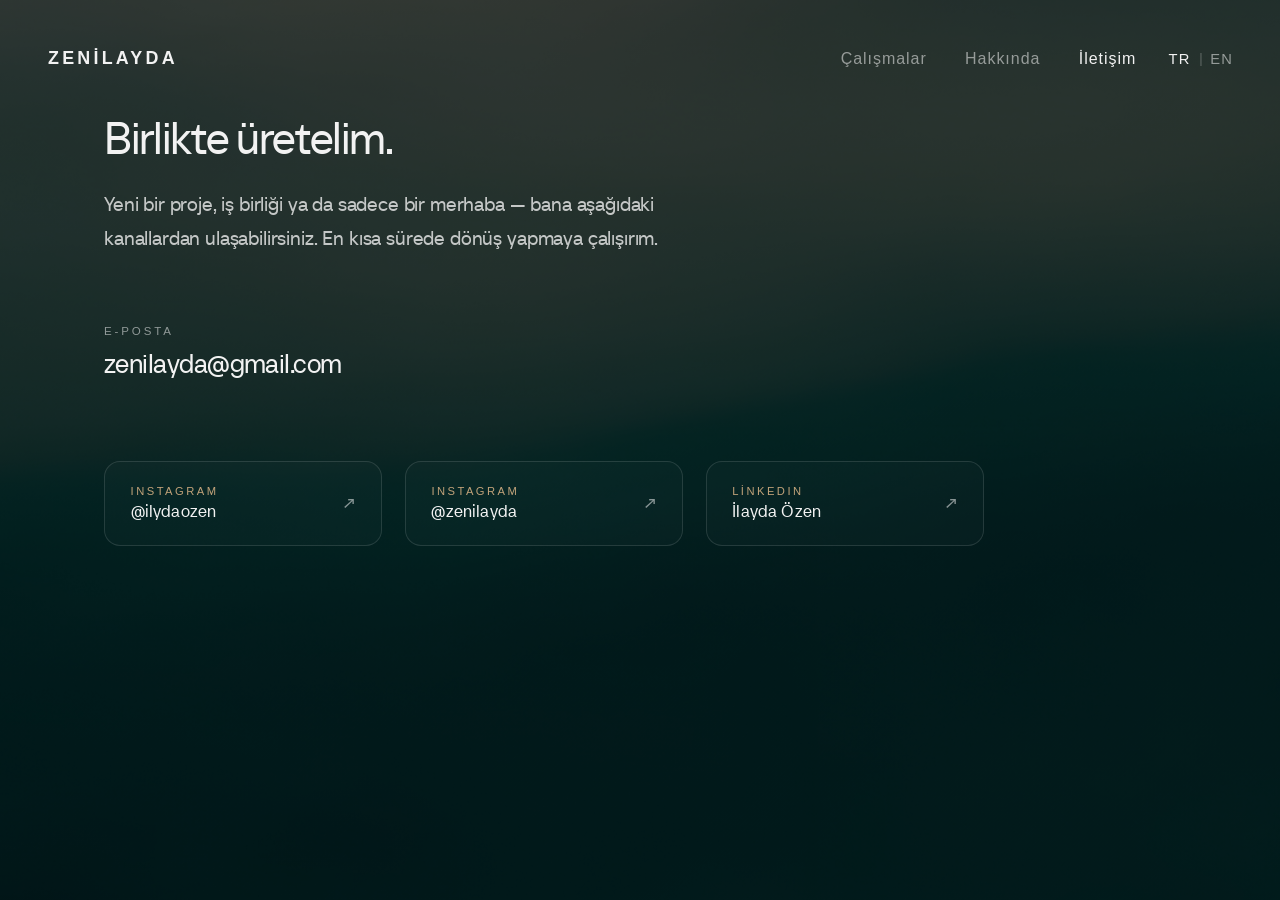
<file: iletisim.html>
<!DOCTYPE html>
<html lang="tr">
<head>
  <meta charset="UTF-8" />
  <meta name="viewport" content="width=device-width, initial-scale=1.0" />
  <title data-i18n="title.contact">İletişim — Zenilayda</title>
  <link rel="stylesheet" href="src/pages.css" />
</head>
<body>
  <header class="site-header site-header--ghost">
    <a class="brand" href="index.html" lang="tr">Zenilayda</a>
    <div class="header__right">
      <nav class="site-nav">
        <a href="calismalar.html" data-i18n="nav.works">Çalışmalar</a>
        <a href="hakkinda.html" data-i18n="nav.about">Hakkında</a>
        <a href="iletisim.html" aria-current="page" data-i18n="nav.contact">İletişim</a>
      </nav>
      <div class="lang-switch" role="group" aria-label="Language">
        <button type="button" class="lang-opt" data-lang="tr">TR</button>
        <span class="lang-sep" aria-hidden="true">|</span>
        <button type="button" class="lang-opt" data-lang="en">EN</button>
      </div>
    </div>
  </header>

  <main class="page contact">
    <h1 class="contact__title" data-i18n="contact.title">Birlikte üretelim.</h1>
    <p class="contact__lead" data-i18n="contact.lead">
      Yeni bir proje, iş birliği ya da sadece bir merhaba — bana aşağıdaki
      kanallardan ulaşabilirsiniz. En kısa sürede dönüş yapmaya çalışırım.
    </p>

    <a class="contact__mail" href="mailto:zenilayda@gmail.com">
      <span class="contact__mail-label" data-i18n="contact.mailLabel">E-posta</span>
      <span class="contact__mail-addr">zenilayda@gmail.com</span>
    </a>

    <div class="contact__channels">
      <a class="channel" href="https://www.instagram.com/ilydaozen/" target="_blank" rel="noopener">
        <span class="channel__body">
          <span class="channel__net">Instagram</span>
          <span class="channel__handle">@ilydaozen</span>
        </span>
        <span class="channel__arrow" aria-hidden="true">↗</span>
      </a>
      <a class="channel" href="https://www.instagram.com/zenilayda/" target="_blank" rel="noopener">
        <span class="channel__body">
          <span class="channel__net">Instagram</span>
          <span class="channel__handle">@zenilayda</span>
        </span>
        <span class="channel__arrow" aria-hidden="true">↗</span>
      </a>
      <a class="channel" href="https://www.linkedin.com/in/ilayda-%C3%B6zen-6b800a210/" target="_blank" rel="noopener">
        <span class="channel__body">
          <span class="channel__net">LinkedIn</span>
          <span class="channel__handle">İlayda Özen</span>
        </span>
        <span class="channel__arrow" aria-hidden="true">↗</span>
      </a>
    </div>
  </main>

  <!-- Mobil alt sekme çubuğu -->
  <nav class="tabbar" aria-label="Sayfalar">
    <a href="calismalar.html" data-i18n="nav.works">Çalışmalar</a>
    <a href="hakkinda.html" data-i18n="nav.about">Hakkında</a>
    <a href="iletisim.html" aria-current="page" data-i18n="nav.contact">İletişim</a>
  </nav>

  <script src="src/i18n.js"></script>
</body>
</html>
</file>
<file: src/pages.css>
/* Alt sayfalar (Çalışmalar / Hakkında / İletişim) — düz siyah arka plan */

@font-face {
  font-family: "TTNeoris";
  src: url("../assets/fonts/TTNeoris-Regular.ttf") format("truetype");
  font-weight: 400;
  font-display: swap;
}

@font-face {
  font-family: "TheSeasons";
  src: url("../assets/fonts/TheSeasons-Italic.otf") format("opentype");
  font-style: italic;
  font-weight: 400;
  font-display: swap;
}

/* Bodoni Moda — TheSeasons'a benzer yüksek kontrastlı zarif serif; tam Türkçe
   glif desteği (İ, ı, ş, ğ, ö, ç). Değişken ağırlıklı italik font. */
@font-face {
  font-family: "BodoniModa";
  src: url("../assets/fonts/BodoniModa-Italic.ttf") format("truetype");
  font-style: italic;
  font-weight: 400 900;
  font-display: swap;
}

/* Playball — el yazısı (script) font; tam Türkçe glif desteği. */
@font-face {
  font-family: "Playball";
  src: url("../assets/fonts/Playball-Regular.ttf") format("truetype");
  font-style: normal;
  font-weight: 400;
  font-display: swap;
}

:root {
  --ink: #f2f2f2;
  --ink-soft: rgba(242, 242, 242, 0.55);
  --line: rgba(255, 255, 255, 0.12);
  --gold: #c2a37a;
}

* {
  margin: 0;
  padding: 0;
  box-sizing: border-box;
}

html {
  scroll-behavior: smooth;
}

body {
  min-height: 100vh;
  overflow-x: hidden;
  background: #000;
  background-image: linear-gradient(rgba(0, 0, 0, 0.74), rgba(0, 0, 0, 0.74)),
    url("../assets/websitezenilaydakapak.jpg");
  background-size: cover;
  background-position: center;
  background-repeat: no-repeat;
  background-attachment: fixed;
  color: var(--ink);
  font-family: "TTNeoris", "Helvetica Neue", Helvetica, Arial, sans-serif;
  -webkit-font-smoothing: antialiased;
  letter-spacing: -0.01em;
}

em {
  font-family: "TheSeasons", Georgia, serif;
  font-style: italic;
  font-weight: 400;
}

/* ---------------- Üst menü ---------------- */
.site-header {
  position: sticky;
  top: 0;
  z-index: 10;
  display: flex;
  justify-content: space-between;
  align-items: center;
  padding: clamp(1.5rem, 4vw, 3rem);
  background: transparent;
}

.site-header .brand {
  font-family: "Helvetica Neue", Helvetica, Arial, sans-serif;
  font-size: clamp(1rem, 1.4vw, 1.25rem);
  font-weight: 600;
  letter-spacing: 0.18em;
  text-transform: uppercase;
  color: var(--ink);
  text-decoration: none;
}

.site-nav {
  display: flex;
  gap: clamp(1.25rem, 3vw, 2.5rem);
}

.site-nav a {
  color: var(--ink-soft);
  text-decoration: none;
  font-family: "Helvetica Neue", Helvetica, Arial, sans-serif;
  font-weight: 500;
  font-size: clamp(0.8rem, 1.3vw, 1rem);
  letter-spacing: 0.06em;
  transition: color 0.3s ease;
}

.site-nav a:hover,
.site-nav a[aria-current="page"] {
  color: var(--ink);
}

/* Son menü öğesinin harf-aralığı kuyruğunu iptal et (sağ boşluk = sol boşluk) */
.site-nav a:last-child {
  margin-right: -0.06em;
}

/* Sağ küme: menü + dil değiştirici */
.header__right {
  display: flex;
  align-items: center;
  gap: clamp(1.1rem, 2.6vw, 2.2rem);
  margin-left: auto;
}

/* Dil değiştirici (TR | EN) */
.lang-switch {
  display: inline-flex;
  align-items: center;
  gap: 0.5em;
  pointer-events: auto;
}

.lang-opt {
  background: none;
  border: none;
  padding: 0;
  cursor: pointer;
  font-family: "Helvetica Neue", Helvetica, Arial, sans-serif;
  font-weight: 500;
  font-size: clamp(0.78rem, 1.2vw, 0.92rem);
  letter-spacing: 0.08em;
  color: var(--ink-soft);
  transition: color 0.3s ease;
}

/* Son dil butonunun (EN) harf-aralığı kuyruğunu iptal et (sağ kenar = sol kenar) */
.lang-switch .lang-opt:last-child {
  margin-right: -0.08em;
}

.lang-opt:hover {
  color: var(--ink);
}

.lang-opt.is-active {
  color: var(--ink);
}

.lang-sep {
  color: var(--ink-soft);
  opacity: 0.5;
  font-size: 0.85rem;
}

/* Hamburger butonu (yalnızca mobilde görünür) */
.nav-toggle {
  display: none;
  position: relative;
  z-index: 20;
  padding: 0 0.1em;
  font-size: 1.7rem;
  line-height: 1;
  color: var(--ink);
  background: none;
  border: none;
  cursor: pointer;
}

/* ---------------- Sayfa gövdesi ---------------- */
.page {
  max-width: 1200px;
  margin: 0 auto;
  padding: clamp(3rem, 9vw, 8rem) clamp(1.5rem, 5vw, 4rem) 6rem;
}

.page__eyebrow {
  font-size: 0.8rem;
  letter-spacing: 0.3em;
  text-transform: uppercase;
  color: var(--ink-soft);
  margin-bottom: 1rem;
}

.page__title {
  font-size: clamp(2.6rem, 8vw, 6rem);
  font-weight: 400;
  line-height: 0.95;
  letter-spacing: -0.04em;
  margin-bottom: clamp(2rem, 5vw, 3.5rem);
}

.page__lead {
  max-width: 60ch;
  font-size: clamp(1.05rem, 1.6vw, 1.35rem);
  line-height: 1.6;
  color: rgba(242, 242, 242, 0.82);
}

/* ---------------- Çalışmalar grid ---------------- */
.works-grid {
  display: grid;
  grid-template-columns: repeat(auto-fill, minmax(320px, 1fr));
  gap: clamp(1.5rem, 3vw, 2.5rem);
  margin-top: 3rem;
}

.work-card {
  display: block;
  text-decoration: none;
  color: inherit;
  border: 1px solid var(--line);
  border-radius: 14px;
  overflow: hidden;
  background: #0a0a0a;
  transition: transform 0.4s ease, border-color 0.4s ease;
}

.work-card:hover {
  transform: translateY(-6px);
  border-color: rgba(255, 255, 255, 0.3);
}

.work-card__thumb {
  aspect-ratio: 4 / 3;
  background: linear-gradient(135deg, #123c40, #0a1e26 70%);
  display: flex;
  align-items: center;
  justify-content: center;
  color: var(--ink-soft);
  font-size: 0.85rem;
  letter-spacing: 0.2em;
  text-transform: uppercase;
}

.work-card__body {
  padding: 1.25rem 1.4rem 1.6rem;
}

.work-card__title {
  font-size: 1.3rem;
  margin-bottom: 0.35rem;
}

.work-card__meta {
  font-size: 0.85rem;
  color: var(--ink-soft);
  letter-spacing: 0.04em;
}

/* ---------------- Hakkında ---------------- */
.about-grid {
  display: grid;
  grid-template-columns: 1.4fr 1fr;
  gap: clamp(2rem, 6vw, 5rem);
  align-items: start;
  margin-top: 2rem;
}

.about-grid p + p {
  margin-top: 1.25rem;
}

.about-aside h3 {
  font-size: 0.8rem;
  letter-spacing: 0.25em;
  text-transform: uppercase;
  color: var(--ink-soft);
  margin: 1.6rem 0 0.6rem;
}

.about-aside ul {
  list-style: none;
}

.about-aside li {
  padding: 0.35rem 0;
  border-bottom: 1px solid var(--line);
  color: rgba(242, 242, 242, 0.85);
}

/* ---------------- İletişim ---------------- */
.contact__eyebrow {
  font-family: "Helvetica Neue", Helvetica, Arial, sans-serif;
  font-weight: 500;
  font-size: 0.78rem;
  letter-spacing: 0.3em;
  text-transform: uppercase;
  color: var(--gold);
  margin-bottom: 1.4rem;
}

.contact__title {
  font-size: clamp(2rem, 4.5vw, 2.8rem);
  font-weight: 400;
  line-height: 1.05;
  letter-spacing: -0.03em;
  max-width: 16ch;
  margin-bottom: 1.6rem;
}

.contact__lead {
  max-width: 48ch;
  font-size: clamp(1.05rem, 1.6vw, 1.3rem);
  line-height: 1.65;
  color: rgba(242, 242, 242, 0.78);
  margin-bottom: clamp(2.5rem, 6vw, 4rem);
}

/* Büyük e-posta bağlantısı */
.contact__mail {
  display: inline-flex;
  flex-direction: column;
  gap: 0.55rem;
  text-decoration: none;
  margin-bottom: clamp(3rem, 7vw, 5rem);
}

.contact__mail-label {
  font-family: "Helvetica Neue", Helvetica, Arial, sans-serif;
  font-size: 0.72rem;
  letter-spacing: 0.25em;
  text-transform: uppercase;
  color: var(--ink-soft);
}

.contact__mail-addr {
  position: relative;
  width: fit-content;
  font-size: clamp(1.4rem, 2.6vw, 1.7rem);
  letter-spacing: -0.02em;
  color: var(--ink);
}

.contact__mail-addr::after {
  content: "";
  position: absolute;
  left: 0;
  bottom: -0.12em;
  width: 100%;
  height: 1px;
  background: var(--gold);
  transform: scaleX(0);
  transform-origin: left;
  transition: transform 0.45s cubic-bezier(0.4, 0, 0.2, 1);
}

.contact__mail:hover .contact__mail-addr::after {
  transform: scaleX(1);
}

/* Sosyal kanallar */
.contact__channels {
  display: grid;
  grid-template-columns: repeat(auto-fit, minmax(230px, 1fr));
  gap: clamp(1rem, 2vw, 1.4rem);
  max-width: 880px;
}

.channel {
  display: flex;
  align-items: center;
  gap: 1rem;
  padding: 1.4rem 1.6rem;
  border: 1px solid var(--line);
  border-radius: 16px;
  background: rgba(255, 255, 255, 0.02);
  text-decoration: none;
  color: var(--ink);
  transition: transform 0.35s ease, border-color 0.35s ease,
    background 0.35s ease;
}

.channel:hover {
  transform: translateY(-4px);
  border-color: rgba(194, 163, 122, 0.6);
  background: rgba(194, 163, 122, 0.07);
}

.channel__body {
  display: flex;
  flex-direction: column;
  gap: 0.3rem;
  flex: 1;
}

.channel__net {
  font-family: "Helvetica Neue", Helvetica, Arial, sans-serif;
  font-size: 0.7rem;
  letter-spacing: 0.22em;
  text-transform: uppercase;
  color: var(--gold);
}

.channel__handle {
  font-size: 1.05rem;
  letter-spacing: 0.01em;
  color: var(--ink);
}

.channel__arrow {
  font-size: 1.2rem;
  color: var(--ink-soft);
  transition: transform 0.35s ease, color 0.35s ease;
}

.channel:hover .channel__arrow {
  transform: translate(3px, -3px);
  color: var(--ink);
}

/* ---------------- Alt bilgi ---------------- */
.site-footer {
  border-top: 1px solid var(--line);
  padding: 2rem clamp(1.5rem, 5vw, 4rem);
  display: flex;
  justify-content: space-between;
  flex-wrap: wrap;
  gap: 1rem;
  color: var(--ink-soft);
  font-size: 0.85rem;
  letter-spacing: 0.04em;
}

@media (max-width: 760px) {
  .site-nav {
    gap: 1.1rem;
  }
  .about-grid {
    grid-template-columns: 1fr;
  }
}

/* ============================================================ */
/* ÇALIŞMALAR — interaktif galeri (ok tuşları / scroll ile gez) */
/* ============================================================ */
.gallery-page {
  overflow: hidden;
}

.site-header--ghost {
  position: fixed;
  left: 0;
  right: 0;
  background: transparent;
  backdrop-filter: none;
  border-bottom: none;
}

.gallery {
  position: relative;
  height: 100vh;        /* sabit yükseklik -> görsel her oranda aynı yerde durur */
  display: grid;
  grid-template-columns: minmax(240px, 1fr) minmax(0, 1.5fr) minmax(240px, 1fr);
  align-items: center;  /* görsel ve yan yazılar dikeyde ortalanır (sabit konum) */
  gap: clamp(1.5rem, 4vw, 4rem);
  padding: 0 clamp(1.5rem, 5vw, 5rem);
}

/* Yan yazılar kendi bölgelerinde ortalanır (görsele göre simetrik) */
.gallery__info,
.gallery__text {
  justify-self: center;
  text-align: center;
}

.gallery__col {
  transition: opacity 0.35s ease, transform 0.35s ease;
}

.gallery.is-anim .gallery__col {
  opacity: 0;
  transform: translateY(14px);
}

/* ---- Sol: künye ---- */
.gallery__info {
  position: relative;
}

.gallery__num {
  position: absolute;
  left: -0.08em;
  top: -0.5em;
  font-family: "TheSeasons", serif;
  font-style: italic;
  font-size: clamp(8rem, 15vw, 15rem);
  line-height: 1;
  color: rgba(255, 255, 255, 0.05);
  pointer-events: none;
  z-index: 0;
}

.gallery__info > *:not(.gallery__num) {
  position: relative;
  z-index: 1;
}

.pill {
  display: inline-block;
  border: 1px solid var(--gold);
  color: var(--gold);
  border-radius: 999px;
  padding: 0.55em 1.3em;
  margin-bottom: 2.2rem;
  font-family: "Helvetica Neue", Helvetica, Arial, sans-serif;
  font-weight: 500;
  font-size: 0.7rem;
  letter-spacing: 0.25em;
  text-transform: uppercase;
}

.fields {
  display: flex;
  flex-direction: column;
  gap: 1.3rem;
}

.field dt {
  font-family: "Helvetica Neue", Helvetica, Arial, sans-serif;
  font-weight: 500;
  font-size: 0.7rem;
  letter-spacing: 0.22em;
  text-transform: uppercase;
  color: var(--ink-soft);
  margin-bottom: 0.4rem;
}

.field dd {
  font-family: "Helvetica Neue", Helvetica, Arial, sans-serif;
  font-weight: 500;
  font-size: clamp(0.95rem, 1.1vw, 1.05rem);
  letter-spacing: 0.12em;
  text-transform: uppercase;
  color: var(--ink);
}

/* ---- Orta: eser ---- */
.gallery__stage {
  display: flex;
  flex-direction: column;
  align-items: center;
  justify-content: center;
}

.stage__frame {
  position: relative;
  max-height: 66vh;
  background: transparent;
  box-shadow: 0 20px 60px rgba(0, 0, 0, 0.28);
  overflow: hidden;
  cursor: pointer;
}

.stage__frame img {
  display: block;
  max-width: 33vw;
  max-height: 64vh;
  width: auto;
  height: auto;
  opacity: 0;
  transition: opacity 0.6s ease;
}

.stage__frame img.loaded {
  opacity: 1;
}

/* Şeffaf arka planlı eserlerde (ör. yuvarlak modeller) dikdörtgen
   çerçeve gölgesi zeminde kutu gibi görünür; bu yüzden gizlenir. */
.stage__frame.is-transparent {
  box-shadow: none;
}

.stage__ph {
  position: absolute;
  inset: 0;
  min-width: 30vw;
  min-height: 40vh;
  display: flex;
  align-items: center;
  justify-content: center;
  text-align: center;
  padding: 2rem;
  color: var(--ink-soft);
  font-family: "TheSeasons", serif;
  font-style: italic;
  font-size: 1.1rem;
  transition: opacity 0.4s ease;
}

.stage__frame img.loaded ~ .stage__ph {
  opacity: 0;
}

.gallery__caption {
  margin-top: 1.5rem;
  font-family: "TheSeasons", serif;
  font-style: italic;
  font-size: 0.95rem;
  letter-spacing: 0.03em;
  color: rgba(242, 242, 242, 0.5);
  text-align: center;
}

/* ---- Sağ: metin ---- */
.gallery__title {
  font-family: "Playball", "BodoniModa", "TheSeasons", serif;
  font-style: normal;
  font-weight: 400;
  font-size: clamp(1.6rem, 2.5vw, 2.6rem);
  line-height: 1.25;
  letter-spacing: 0.02em;
  word-spacing: 0.14em;
  margin-bottom: 1.1rem;
}

/* İki satıra bölünmesi istenen başlıklarda alt satır tek parça kalsın */
.gallery__title .t-nowrap {
  white-space: nowrap;
}

.gallery__poem {
  font-family: "Helvetica Neue", Helvetica, Arial, sans-serif;
  font-style: normal;
  font-size: clamp(0.95rem, 1.15vw, 1.08rem);
  line-height: 1.55;
  letter-spacing: 0.02em;
  color: rgba(242, 242, 242, 0.72);
}

.gallery__chamber {
  margin-top: 2.2rem;
  color: var(--gold);
  font-family: "Helvetica Neue", Helvetica, Arial, sans-serif;
  font-weight: 500;
  font-size: 0.8rem;
  letter-spacing: 0.28em;
  text-transform: uppercase;
}

.gallery__chamber::before {
  content: "— ";
}

/* ---- Alt: ilerleme + ipucu ---- */
.gallery__progress {
  position: fixed;
  left: 50%;
  bottom: 2rem;
  transform: translateX(-50%);
  font-family: "Helvetica Neue", Helvetica, Arial, sans-serif;
  font-size: 0.8rem;
  letter-spacing: 0.25em;
  color: var(--ink-soft);
}

.gallery__hint {
  position: fixed;
  right: 2rem;
  bottom: 2rem;
  font-family: "Helvetica Neue", Helvetica, Arial, sans-serif;
  font-size: 0.72rem;
  letter-spacing: 0.2em;
  text-transform: uppercase;
  color: var(--ink-soft);
}

@media (max-width: 900px) {
  .gallery-page {
    overflow: auto;
  }
  .gallery {
    grid-template-columns: 1fr;
    height: auto;
    min-height: 100vh;
    padding: 6rem 1.5rem 5rem;
    gap: 2.5rem;
  }
  .gallery__num {
    display: none;
  }
  .stage__frame img {
    max-width: 86vw;
  }
  .gallery__hint {
    display: none;
  }
}

/* ============================================================ */
/* HAKKINDA — Çalışmalar tarzı editöryel düzen                  */
/* ============================================================ */
.about {
  position: relative;
  max-width: 1180px;
  margin: 0 auto;
  padding: clamp(7rem, 16vh, 12rem) clamp(1.5rem, 5vw, 5rem) 7rem;
}

.about__eyebrow {
  font-family: "Helvetica Neue", Helvetica, Arial, sans-serif;
  font-weight: 500;
  font-size: 0.78rem;
  letter-spacing: 0.3em;
  text-transform: uppercase;
  color: var(--gold);
  margin-bottom: 1.4rem;
}

.about__name {
  font-family: "Helvetica Neue", Helvetica, Arial, sans-serif;
  font-style: normal;
  font-weight: 700;
  font-size: clamp(2.8rem, 7vw, 6rem);
  line-height: 1;
  letter-spacing: -0.02em;
  /* isim, anlatı sütunu (sağ) ile aynı hizada; alt boşluğu grid row-gap veriyor */
  grid-column: 2;
  grid-row: 1;
  align-self: center;
  margin: 0;
}

.about__layout {
  display: grid;
  grid-template-columns: minmax(220px, 0.85fr) minmax(0, 1.7fr);
  column-gap: clamp(2rem, 6vw, 5rem);
  row-gap: clamp(1.8rem, 4vw, 3rem);
  align-items: start;
}

/* İsim sağa kayınca solda açılan boşluğa küçük kare profil görseli */
.about__photo {
  grid-column: 1;
  grid-row: 1;
  justify-self: start;
  width: clamp(120px, 13vw, 168px);
  height: auto;
  aspect-ratio: 1 / 1;
  object-fit: cover;
  border-radius: 16px;
  border: 1px solid rgba(212, 175, 55, 0.28);
}

.about__facts {
  grid-column: 1;
  grid-row: 2;
  position: sticky;
  top: clamp(7rem, 14vh, 10rem);
}

.about__body {
  grid-column: 2;
  grid-row: 2;
}

.about__lead {
  font-family: "Helvetica Neue", Helvetica, Arial, sans-serif;
  font-style: normal;
  font-weight: 500;
  font-size: clamp(1.3rem, 2.2vw, 1.85rem);
  line-height: 1.45;
  color: var(--ink);
  margin-bottom: 2rem;
}

.about__body p {
  font-family: "Helvetica Neue", Helvetica, Arial, sans-serif;
  font-size: clamp(1rem, 1.2vw, 1.12rem);
  line-height: 1.85;
  color: rgba(242, 242, 242, 0.78);
}

.about__body p + p {
  margin-top: 1.3rem;
}

.about__body strong {
  font-family: "Helvetica Neue", Helvetica, Arial, sans-serif;
  font-weight: 700;
  font-style: normal;
  color: var(--ink);
}

.about__rule {
  height: 1px;
  width: 100%;
  margin: clamp(2.5rem, 5vw, 3.5rem) 0;
  background: linear-gradient(90deg, var(--gold), transparent 70%);
  opacity: 0.5;
}

.about__quote {
  font-family: "Helvetica Neue", Helvetica, Arial, sans-serif;
  font-style: normal;
  font-weight: 600;
  font-size: clamp(1.5rem, 2.8vw, 2.2rem);
  line-height: 1.35;
  letter-spacing: -0.01em;
  color: var(--ink);
}

.about__sign {
  margin-top: 2.4rem;
  font-family: "Helvetica Neue", Helvetica, Arial, sans-serif;
  font-style: normal;
  font-size: clamp(1.05rem, 1.5vw, 1.3rem);
  color: rgba(242, 242, 242, 0.8);
}

.about__sign strong {
  display: block;
  margin-top: 0.3rem;
  font-weight: 700;
  color: var(--ink);
}

@media (max-width: 820px) {
  /* Üst satır: solda görsel, sağında isim (dikey ortalı); altta künye ve metin */
  .about__layout {
    grid-template-columns: auto 1fr;
  }
  .about__photo {
    grid-column: 1;
    grid-row: 1;
  }
  .about__name {
    grid-column: 2;
    grid-row: 1;
    align-self: center;
    margin: 0;
  }
  .about__facts {
    grid-column: 1 / -1;
    grid-row: 2;
    position: static;
  }
  .about__body {
    grid-column: 1 / -1;
    grid-row: 3;
  }
}

/* ============================================================ */
/* MOBİL KAYDIRMA İPUCU (eserler arası yana kaydırma)           */
/* ============================================================ */
.swipe-hint {
  display: none;
}

@media (max-width: 600px) {
  .swipe-hint {
    position: fixed;
    left: 50%;
    bottom: 5.2rem;
    transform: translateX(-50%);
    z-index: 45;
    display: inline-flex;
    align-items: center;
    gap: 0.55rem;
    padding: 0.5rem 0.95rem;
    border-radius: 999px;
    background: rgba(10, 20, 18, 0.5);
    -webkit-backdrop-filter: blur(18px);
    backdrop-filter: blur(18px);
    border: 1px solid rgba(242, 242, 242, 0.18);
    box-shadow: 0 12px 34px rgba(0, 0, 0, 0.4);
    color: var(--ink);
    font-family: "Helvetica Neue", Helvetica, Arial, sans-serif;
    font-size: 0.72rem;
    letter-spacing: 0.1em;
    text-transform: uppercase;
    white-space: nowrap;
    pointer-events: none;
    opacity: 0;
    animation: swipe-hint-in 0.5s ease 0.6s forwards;
  }
  .swipe-hint.is-hidden {
    animation: none;
    opacity: 0;
    transition: opacity 0.45s ease;
  }
  /* Sağ/sol yön çizgileri (chevron) — kaydırmayı ima eden hareket */
  .swipe-hint__chevrons {
    position: relative;
    display: inline-flex;
    width: 26px;
    height: 12px;
    align-items: center;
  }
  .swipe-hint__chevrons i {
    position: absolute;
    width: 6px;
    height: 6px;
    border-top: 1.5px solid currentColor;
    border-right: 1.5px solid currentColor;
    transform: rotate(45deg);
    opacity: 0;
    animation: swipe-chevron 1.5s ease-in-out infinite;
  }
  .swipe-hint__chevrons i:nth-child(1) {
    left: 2px;
    animation-delay: 0s;
  }
  .swipe-hint__chevrons i:nth-child(2) {
    left: 10px;
    animation-delay: 0.18s;
  }
  .swipe-hint__chevrons i:nth-child(3) {
    left: 18px;
    animation-delay: 0.36s;
  }
}

@keyframes swipe-hint-in {
  to {
    opacity: 1;
  }
}
@keyframes swipe-chevron {
  0% {
    opacity: 0;
    transform: translateX(-3px) rotate(45deg);
  }
  40% {
    opacity: 0.9;
  }
  100% {
    opacity: 0;
    transform: translateX(4px) rotate(45deg);
  }
}

@media (prefers-reduced-motion: reduce) {
  .swipe-hint__chevrons i {
    animation: none;
    opacity: 0.8;
  }
}

/* ============================================================ */
/* TELEFON (≤600px) — header sığsın, metinler küçülsün          */
/* ============================================================ */
@media (max-width: 600px) {
  /* Üst menü: marka solda, hamburger sağda; menü açılan panel */
  .site-header {
    padding: 1.25rem 1.25rem;
    position: relative;
    justify-content: flex-start;
  }
  .site-header .brand {
    position: absolute;
    left: 50%;
    top: 50%;
    transform: translate(-50%, -50%);
    font-size: 0.95rem;
    line-height: 1;
    letter-spacing: 0.12em;
  }
  /* Üst menü ve hamburger mobilde gizli — alt sekme çubuğu (tabbar) kullanılır */
  .nav-toggle {
    display: none;
  }
  .site-nav {
    display: none;
  }

  /* Galeri: metinler ve görsel sığsın (künye/Marka bloğu daha yukarıda başlasın) */
  .gallery {
    padding: 1.2rem 1.25rem 7rem;
    gap: 1.4rem;
  }
  /* Eser sayacı (01 / 05) mobilde gizli */
  .gallery__progress {
    display: none;
  }
  .gallery__title {
    font-size: clamp(2rem, 9vw, 2.8rem);
    margin-bottom: 1rem;
    /* Mobilde başlık kelimeleri çok geniş durmasın */
    letter-spacing: 0;
    word-spacing: normal;
  }
  /* Mobilde dar ekranda taşmasın; gerekirse alt satır sarabilir */
  .gallery__title .t-nowrap {
    white-space: normal;
  }
  .gallery__poem {
    font-size: 0.8rem;
    line-height: 1.7;
  }
  .stage__frame img {
    max-width: 82vw;
    max-height: 52vh;
  }
  .stage__ph {
    min-width: 70vw;
    min-height: 32vh;
  }
  .field dt {
    font-size: 0.62rem;
  }
  .field dd {
    letter-spacing: 0.06em;
    font-size: clamp(0.82rem, 3.2vw, 0.92rem);
  }

  /* İletişim ve diğer sayfa gövdeleri: üstte header'ı, altta sekme çubuğunu boşalt
     (başlık, Hakkında'daki "İlayda Özen" ile aynı hizada başlasın; yan boşluk da
     Hakkında ile aynı 1.25rem olsun) */
  .page {
    padding: 3.75rem 1.25rem 7rem;
  }

  /* Sosyal kanallar mobilde: kart kenar boşluğu yüzünden içerik sağa kaçıyordu.
     Kartları sade bir listeye çevirip yazıları başlık/e-posta ile aynı sol
     çizgide hizala (arttaki ok sağda kalır). */
  .contact__channels {
    gap: 0;
  }
  .channel {
    padding: 1.05rem 0;
    border: 0;
    border-bottom: 1px solid var(--line);
    border-radius: 0;
    background: none;
  }
  .channel:hover {
    transform: none;
    background: none;
    border-color: var(--line);
  }

  /* Hakkında */
  .about {
    padding: 3.75rem 1.25rem 7rem;
  }
  .about__name {
    /* görselin yanına sığsın diye biraz küçült; alt boşluk yok (yan yana) */
    font-size: clamp(1.6rem, 7.5vw, 2.2rem);
    margin: 0;
  }
  .about__lead {
    font-size: clamp(1.05rem, 4.2vw, 1.3rem);
    /* gövdeyle aynı satır aralığı: blok bütün ve düz okunsun (eğik algı gitsin) */
    line-height: 1.6;
    /* sağ kenar da eşit bitsin */
    text-align: justify;
  }
  .about__body p {
    font-size: clamp(0.92rem, 3.4vw, 1.02rem);
    line-height: 1.6;
    text-align: justify;
  }
  /* paragraflar arası boşluğu eşitle/sıkılaştır — bloklar aynı ritimde aksın */
  .about__body p + p {
    margin-top: 1rem;
  }
  /* künye: etiket ile değeri biraz yaklaştır, blok daha kompakt dursun */
  .fields {
    gap: 1.1rem;
  }
  .field dt {
    margin-bottom: 0.25rem;
  }
  /* iletişim girişi de gövdeyle aynı tutarlı satır aralığında olsun */
  .contact__lead {
    line-height: 1.6;
    text-align: justify;
  }
}

/* ============================================================ */
/* MOBİL ALT SEKME ÇUBUĞU (tabbar)                              */
/* ============================================================ */
.tabbar {
  display: none;
  position: fixed;
  z-index: 40;
  left: 50%;
  bottom: 0.4rem;
  transform: translateX(-50%);
  justify-content: space-between;
  align-items: center;
  gap: 0.15rem;
  width: calc(100% - 1.4rem);
  max-width: 460px;
  padding: 0.3rem;
  background: rgba(12, 14, 16, 0.55);
  backdrop-filter: blur(18px);
  -webkit-backdrop-filter: blur(18px);
  border: 1px solid rgba(255, 255, 255, 0.14);
  border-radius: 999px;
  box-shadow: 0 12px 34px rgba(0, 0, 0, 0.4);
}

.tabbar a {
  flex: 1;
  min-width: 0;
  text-align: center;
  white-space: nowrap;
  padding: 0.7rem 0.3rem;
  border-radius: 999px;
  font-family: "Helvetica Neue", Helvetica, Arial, sans-serif;
  font-weight: 500;
  font-size: 0.72rem;
  letter-spacing: 0;
  color: var(--ink-soft);
  text-decoration: none;
  transition: color 0.25s ease, background 0.25s ease;
}

.tabbar a[aria-current="page"] {
  color: #0c0e10;
  background: var(--ink);
}

@media (max-width: 600px) {
  .tabbar {
    display: flex;
  }
}

/* ============================================================ */
/* YARATICI SÜREÇ                                              */
/*   Masaüstü: pipeline (akış şeması) · Mobil: dikey liste     */
/*   (src/surec.js)                                            */
/* ============================================================ */
.process-page {
  overflow-x: hidden;
  overflow-y: auto;
}

.process {
  position: relative;
  min-height: 100vh;
  padding: clamp(8rem, 16vh, 12rem) clamp(1.75rem, 5vw, 4rem)
    clamp(4rem, 8vh, 6rem);
}

/* Mobil dikey liste — masaüstünde gizli */
.process__scroll {
  display: none;
}

/* ----------------------- PIPELINE ----------------------- */
.pipe {
  --railY: 24px; /* rozet merkezinin üstten uzaklığı (bağlayıcı hattın hizası) */
  --rowgap: clamp(2.5rem, 4.5vh, 3.75rem);
  --colgap: clamp(0.7rem, 1.5vw, 1.4rem);
  position: relative;
  max-width: 1440px;
  margin: 0 auto;
  display: flex;
  flex-direction: column;
  gap: var(--rowgap);
}

/* Başlık */
.pipe__head {
  text-align: center;
  margin-bottom: clamp(2.5rem, 6vh, 4.5rem);
}

.pipe__eyebrow {
  font-family: "Helvetica Neue", Helvetica, Arial, sans-serif;
  font-size: 0.72rem;
  letter-spacing: 0.42em;
  text-transform: uppercase;
  color: var(--gold);
  margin-bottom: 0.9rem;
}

.pipe__title-main {
  font-family: "TheSeasons", Georgia, serif;
  font-weight: 400;
  font-size: clamp(2rem, 3.6vw, 3.1rem);
  letter-spacing: 0.14em;
  text-transform: uppercase;
  color: var(--ink);
  line-height: 1.05;
}

.pipe__lead {
  margin-top: 0.9rem;
  font-family: "Helvetica Neue", Helvetica, Arial, sans-serif;
  font-size: clamp(0.8rem, 1.1vw, 0.95rem);
  letter-spacing: 0.22em;
  text-transform: uppercase;
  color: var(--ink-soft);
}

.pipe__rule {
  display: block;
  width: 68px;
  height: 1px;
  margin: 1.4rem auto 0;
  background: linear-gradient(
    90deg,
    transparent,
    var(--gold) 20%,
    var(--gold) 80%,
    transparent
  );
}

/* Satır (6 sütunlu akış) */
.pipe__row {
  position: relative;
  display: grid;
  grid-template-columns: repeat(6, 1fr);
  gap: var(--colgap);
  align-items: start;
}

/* Satır içi yön: ikinci satır sağdan sola akar */
.pipe__row--rtl {
  direction: rtl;
}
.pipe__row--rtl .pipe__node {
  direction: ltr;
}

/* ---- Düğüm ---- */
.pipe__node {
  position: relative;
  display: flex;
  flex-direction: column;
  align-items: center;
  text-align: center;
}

/* Rozetler arası yatay bağlayıcı hat (bir sonraki düğümün merkezine kadar) */
.pipe__node::after {
  content: "";
  position: absolute;
  top: var(--railY);
  left: 50%;
  width: calc(100% + var(--colgap)); /* komşu rozetin merkezine ulaşsın */
  height: 1px;
  background: linear-gradient(
    90deg,
    rgba(194, 163, 122, 0.2),
    rgba(194, 163, 122, 0.5)
  );
  z-index: 0;
}

/* Satır sonundaki (akışın bittiği) düğümde hat gösterilmez */
.pipe__row:not(.pipe__row--rtl) .pipe__node:last-child::after {
  display: none;
}
.pipe__row--rtl .pipe__node:first-child::after {
  display: none;
}

/* Satırlar arası dikey bağlayıcı (satır boşluğunda) — 6 sütunda kenar merkezi */
.pipe__row--exit-right::after,
.pipe__row--exit-left::after {
  content: "";
  position: absolute;
  top: 100%;
  height: var(--rowgap);
  width: 1px;
  background: linear-gradient(
    rgba(194, 163, 122, 0.5),
    rgba(194, 163, 122, 0.5)
  );
  z-index: 0;
}
/* Boşluk (gap) sütun merkezlerini kaydırdığı için kenar sütun merkezi
   gap'e göre hesaplanır: en sol sütun merkezi = yarım sütun genişliği. */
.pipe__row--exit-right::after {
  left: calc(100% - (100% - 5 * var(--colgap)) / 12);
  transform: translateX(-50%);
}
.pipe__row--exit-left::after {
  left: calc((100% - 5 * var(--colgap)) / 12);
  transform: translateX(-50%);
}

/* Rozet (numara) */
.pipe__badge {
  position: relative;
  z-index: 1;
  display: flex;
  align-items: center;
  justify-content: center;
  width: 48px;
  height: 48px;
  border-radius: 999px;
  border: 1px solid rgba(194, 163, 122, 0.55);
  background: rgba(12, 14, 16, 0.72);
  color: var(--gold);
  font-family: "Helvetica Neue", Helvetica, Arial, sans-serif;
  font-weight: 500;
  font-size: 0.95rem;
  letter-spacing: 0.12em;
  box-shadow: 0 0 0 5px rgba(0, 0, 0, 0.25);
}

.pipe__title {
  margin-top: 0.85rem;
  min-height: 2.5em; /* 1-2 satır fark etmeksizin kartlar hizalansın */
  display: flex;
  align-items: center;
  font-family: "Helvetica Neue", Helvetica, Arial, sans-serif;
  font-weight: 600;
  font-size: clamp(0.78rem, 0.95vw, 0.92rem);
  letter-spacing: 0.14em;
  text-transform: uppercase;
  color: var(--ink);
  line-height: 1.25;
}

.pipe__sub {
  margin-top: 0.2rem;
  min-height: 2.6em;
  font-family: "Helvetica Neue", Helvetica, Arial, sans-serif;
  font-size: clamp(0.66rem, 0.8vw, 0.76rem);
  letter-spacing: 0.06em;
  color: var(--ink-soft);
  line-height: 1.3;
}

/* Görsel kartı (tıklayınca büyür) */
.pipe__thumb {
  position: relative;
  display: block;
  width: 100%;
  margin-top: 0.9rem;
  padding: 0;
  border: 1px solid var(--line);
  border-radius: 8px;
  background: rgba(0, 0, 0, 0.3);
  overflow: hidden;
  cursor: zoom-in;
  aspect-ratio: 2153 / 1238; /* PDF sayfa oranı — tüm sayfa sığsın (kırpılmaz) */
  transition: transform 0.3s ease, border-color 0.3s ease,
    box-shadow 0.3s ease;
}

.pipe__thumb img {
  width: 100%;
  height: 100%;
  object-fit: contain; /* sayfanın tamamı görünür */
  object-position: center;
  display: block;
  transition: transform 0.5s ease;
}

.pipe__thumb:hover {
  border-color: rgba(194, 163, 122, 0.7);
  box-shadow: 0 16px 40px rgba(0, 0, 0, 0.5);
  transform: translateY(-3px);
}
.pipe__thumb:hover img {
  transform: scale(1.05);
}
.pipe__thumb:focus-visible {
  outline: 2px solid var(--gold);
  outline-offset: 2px;
}

/* ----------------------- LIGHTBOX ----------------------- */
.pipe-lightbox {
  position: fixed;
  inset: 0;
  z-index: 60;
  display: none;
  align-items: center;
  justify-content: center;
  padding: clamp(1rem, 4vw, 3rem);
  background: rgba(6, 7, 8, 0.9);
  backdrop-filter: blur(6px);
  -webkit-backdrop-filter: blur(6px);
  cursor: zoom-out;
}
.pipe-lightbox.is-open {
  display: flex;
}
.pipe-lightbox__img {
  max-width: 100%;
  max-height: 100%;
  border-radius: 8px;
  box-shadow: 0 30px 90px rgba(0, 0, 0, 0.7);
  cursor: default;
}
.pipe-lightbox__close {
  position: absolute;
  top: clamp(1rem, 3vw, 2rem);
  right: clamp(1rem, 3vw, 2rem);
  width: 46px;
  height: 46px;
  border-radius: 999px;
  border: 1px solid rgba(255, 255, 255, 0.22);
  background: rgba(12, 14, 16, 0.5);
  color: var(--ink);
  font-size: 1.8rem;
  line-height: 1;
  cursor: pointer;
  transition: background 0.25s ease, border-color 0.25s ease;
}
.pipe-lightbox__close:hover {
  background: rgba(30, 34, 38, 0.7);
  border-color: rgba(255, 255, 255, 0.42);
}

/* İleri/geri okları */
.pipe-lightbox__nav {
  position: absolute;
  top: 50%;
  transform: translateY(-50%);
  display: flex;
  align-items: center;
  justify-content: center;
  width: 54px;
  height: 54px;
  padding: 0 0 0.12em 0;
  border-radius: 999px;
  border: 1px solid rgba(255, 255, 255, 0.22);
  background: rgba(12, 14, 16, 0.5);
  color: var(--ink);
  font-size: 2rem;
  line-height: 1;
  cursor: pointer;
  transition: background 0.25s ease, border-color 0.25s ease;
}
.pipe-lightbox__nav:hover {
  background: rgba(30, 34, 38, 0.7);
  border-color: rgba(255, 255, 255, 0.42);
}
.pipe-lightbox__nav--prev {
  left: clamp(1rem, 3vw, 2.5rem);
}
.pipe-lightbox__nav--next {
  right: clamp(1rem, 3vw, 2.5rem);
}
.pipe-lightbox__count {
  position: absolute;
  bottom: clamp(1rem, 3vw, 2rem);
  left: 50%;
  transform: translateX(-50%);
  font-family: "Helvetica Neue", Helvetica, Arial, sans-serif;
  font-size: 0.78rem;
  letter-spacing: 0.28em;
  color: var(--ink-soft);
}

/* ----------------------- MOBİL ----------------------- */
@media (max-width: 600px) {
  /* Mobil: pipeline yerine dikey kaydırma (klasik PDF mantığı) */
  .process {
    min-height: 100svh;
    padding: 0;
  }
  /* pipeline ve lightbox'ı gizle */
  .pipe,
  .pipe-lightbox {
    display: none;
  }
  /* sayfalar alt alta */
  .process__scroll {
    display: flex;
    flex-direction: column;
    gap: 0.55rem;
    padding: 2.75rem 0.55rem 6rem;
  }
  .process__page {
    display: block;
    width: 100%;
    height: auto;
    border-radius: 6px;
    box-shadow: 0 12px 30px rgba(0, 0, 0, 0.4);
  }
}
</file>
